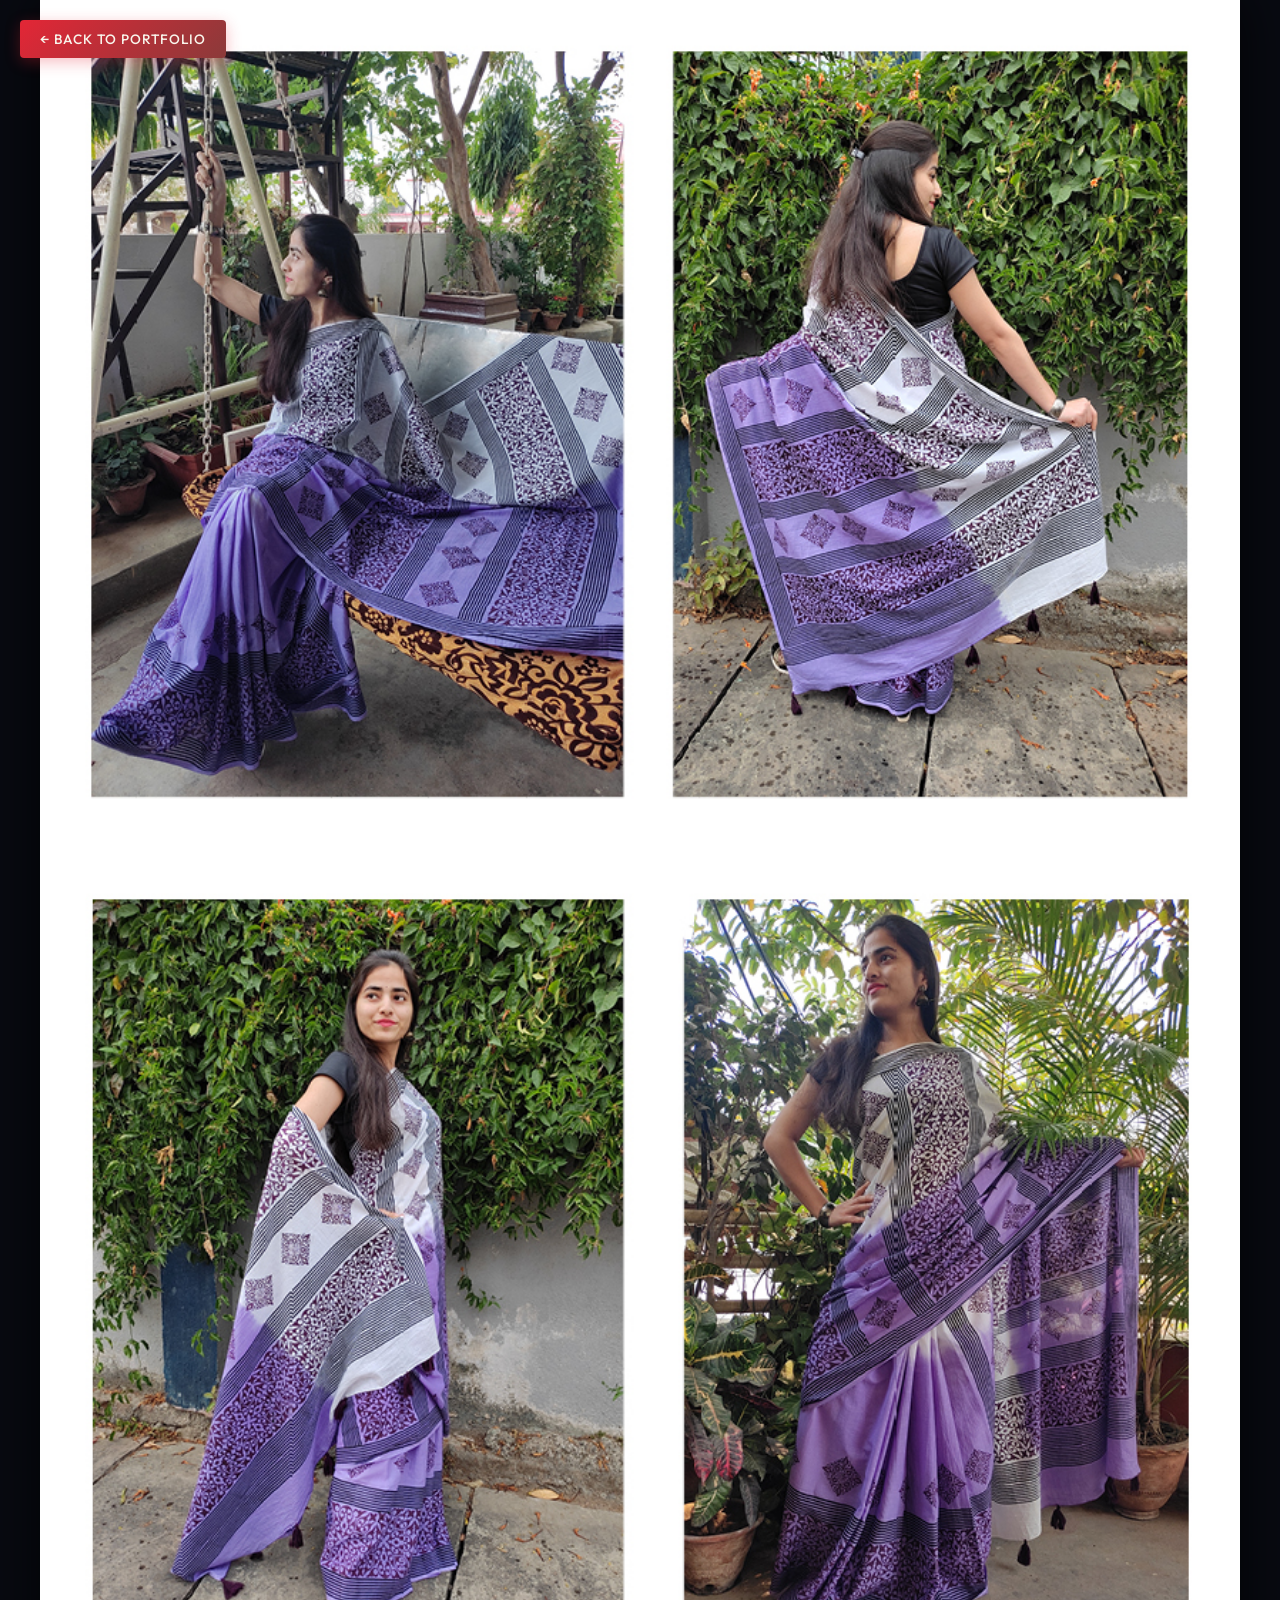
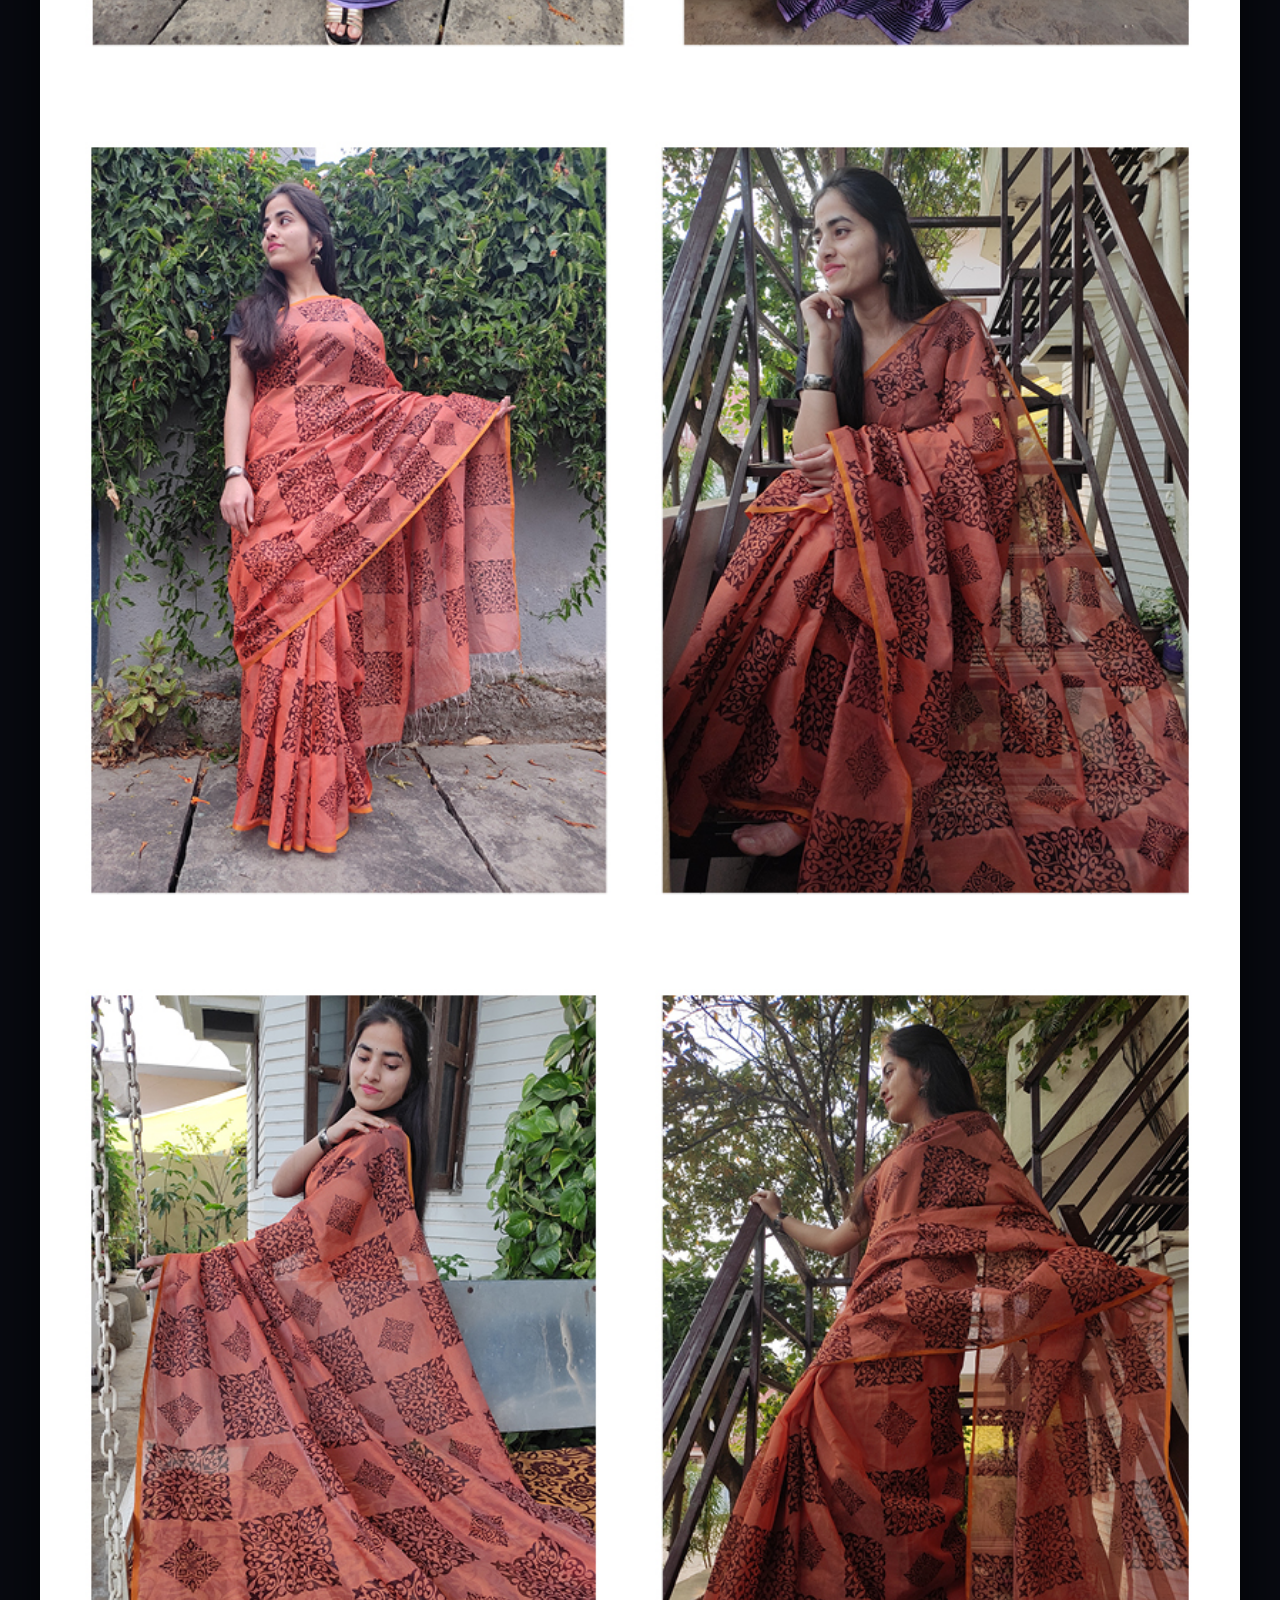
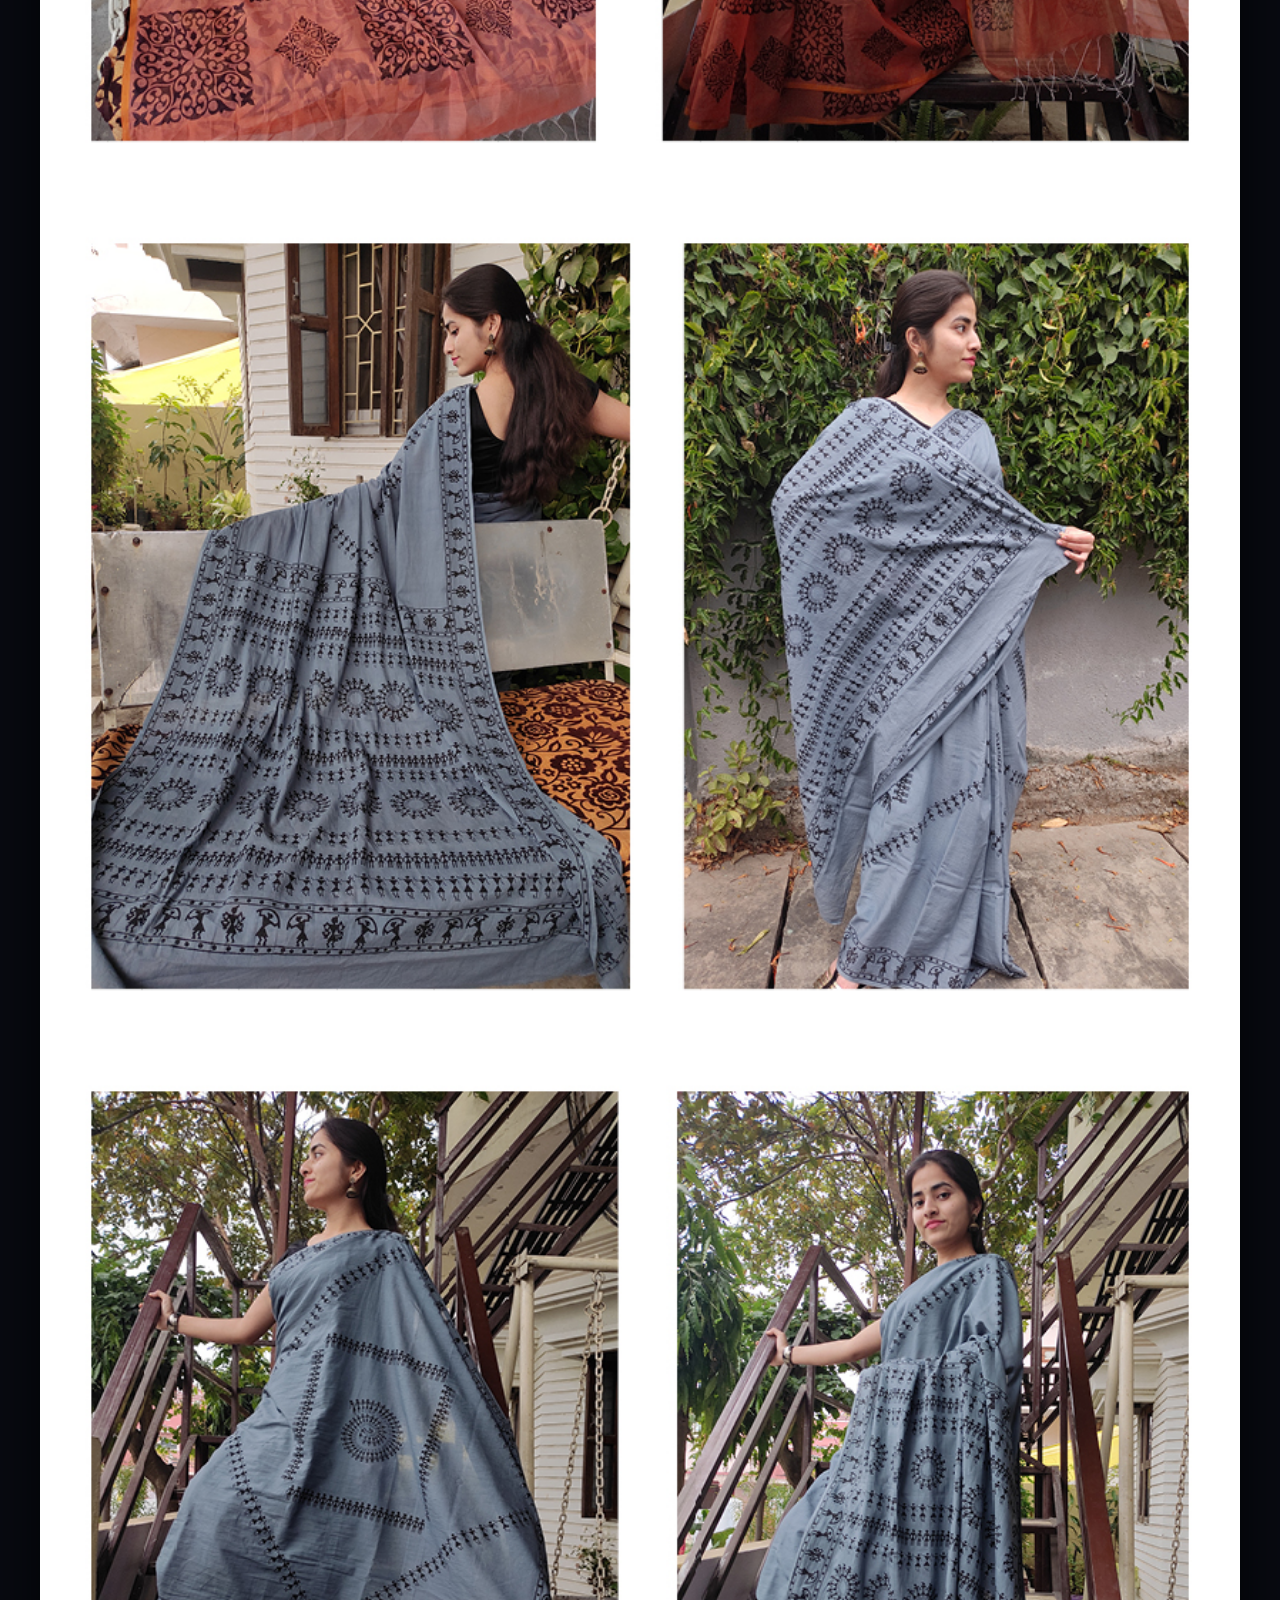
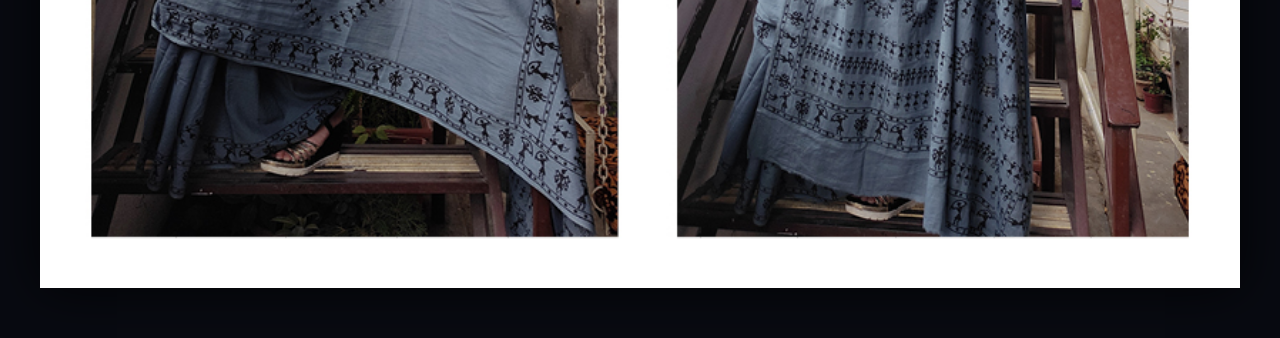
<file: chhipa-lookbook.html>
<!DOCTYPE html>
<html lang="en">
<head>
    <meta charset="UTF-8">
    <meta name="viewport" content="width=device-width, initial-scale=1.0">
    <title>Chhipa Meri Pehchan (Lookbook) - Shubhangi Tawar</title>
    <link href="https://fonts.googleapis.com/css2?family=Outfit:wght@300;400;500&display=swap" rel="stylesheet">
    <style>
        body {
            margin: 0;
            padding: 0;
            background-color: #080A11;
            display: flex;
            flex-direction: column;
            align-items: center;
        }
        .pdf-container {
            width: 100%;
            max-width: 1200px;
            display: flex;
            flex-direction: column;
            box-shadow: 0 0 50px rgba(0,0,0,0.8);
            background-color: #0A0D18;
            margin-bottom: 50px;
        }
        .pdf-page {
            width: 100%;
            height: auto;
            display: block;
        }
        .back-btn {
            position: fixed;
            top: 20px;
            left: 20px;
            background: linear-gradient(135deg, #E32636 0%, #8B3A3A 100%);
            color: #F9F6ED;
            padding: 10px 20px;
            text-decoration: none;
            font-family: 'Outfit', sans-serif;
            border-radius: 4px;
            z-index: 1000;
            transition: transform 0.3s, box-shadow 0.3s;
            text-transform: uppercase;
            font-size: 0.85rem;
            letter-spacing: 1px;
            font-weight: 500;
            box-shadow: 0 4px 15px rgba(227, 38, 54, 0.3);
        }
        .back-btn:hover {
            transform: translateY(-2px);
            box-shadow: 0 6px 20px rgba(227, 38, 54, 0.5);
        }
    </style>
</head>
<body>
    <a href="index.html#collections" class="back-btn">← Back to Portfolio</a>
    <div class="pdf-container">
        <!-- Organized in numerical order -->
        <img src="hand block printed saree look book.jpg" class="pdf-page" alt="Lookbook Page 1">
        <img src="hand block printed saree look book2.jpg" class="pdf-page" alt="Lookbook Page 2">
        <img src="hand block printed saree look book3.jpg" class="pdf-page" alt="Lookbook Page 3">
        <img src="hand block printed saree look book4.jpg" class="pdf-page" alt="Lookbook Page 4">
        <img src="hand block printed saree look book5.jpg" class="pdf-page" alt="Lookbook Page 5">
        <img src="hand block printed saree look book6.jpg" class="pdf-page" alt="Lookbook Page 6">
    </div>
</body>
</html>
</file>
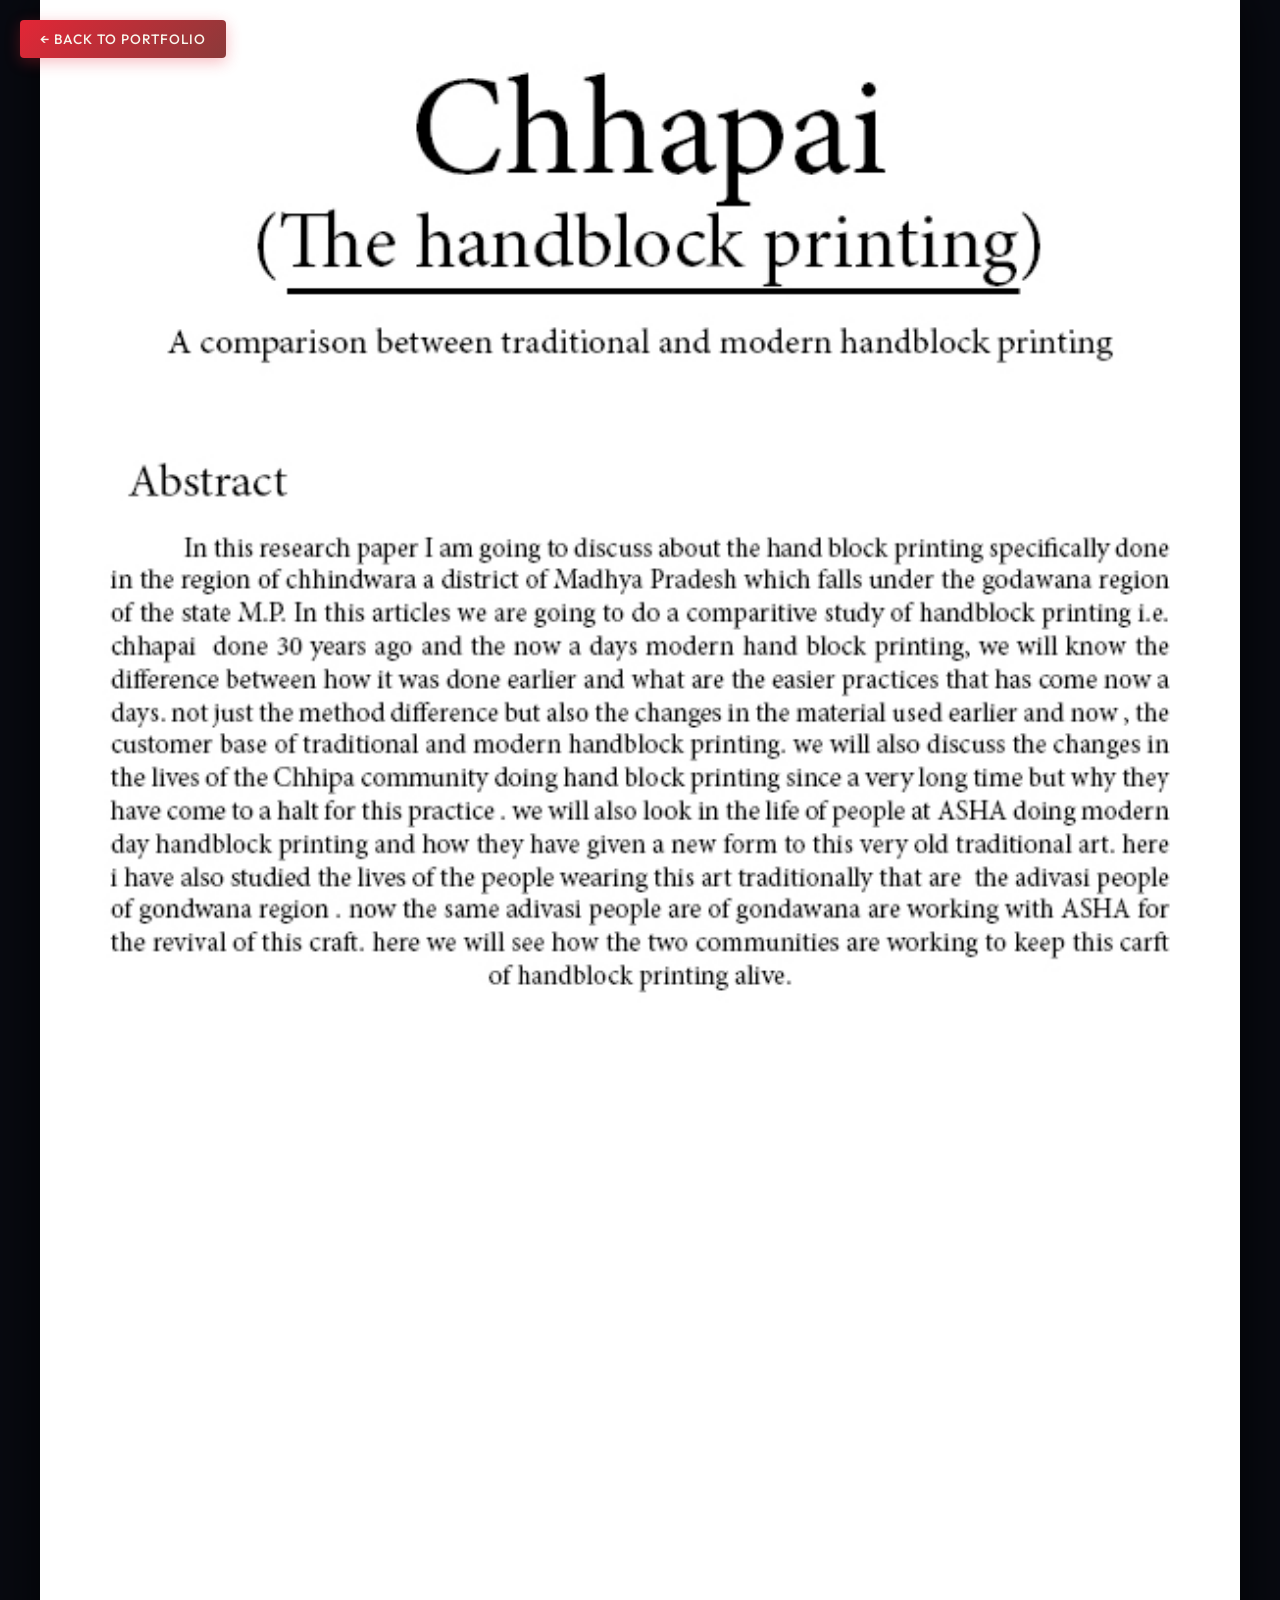
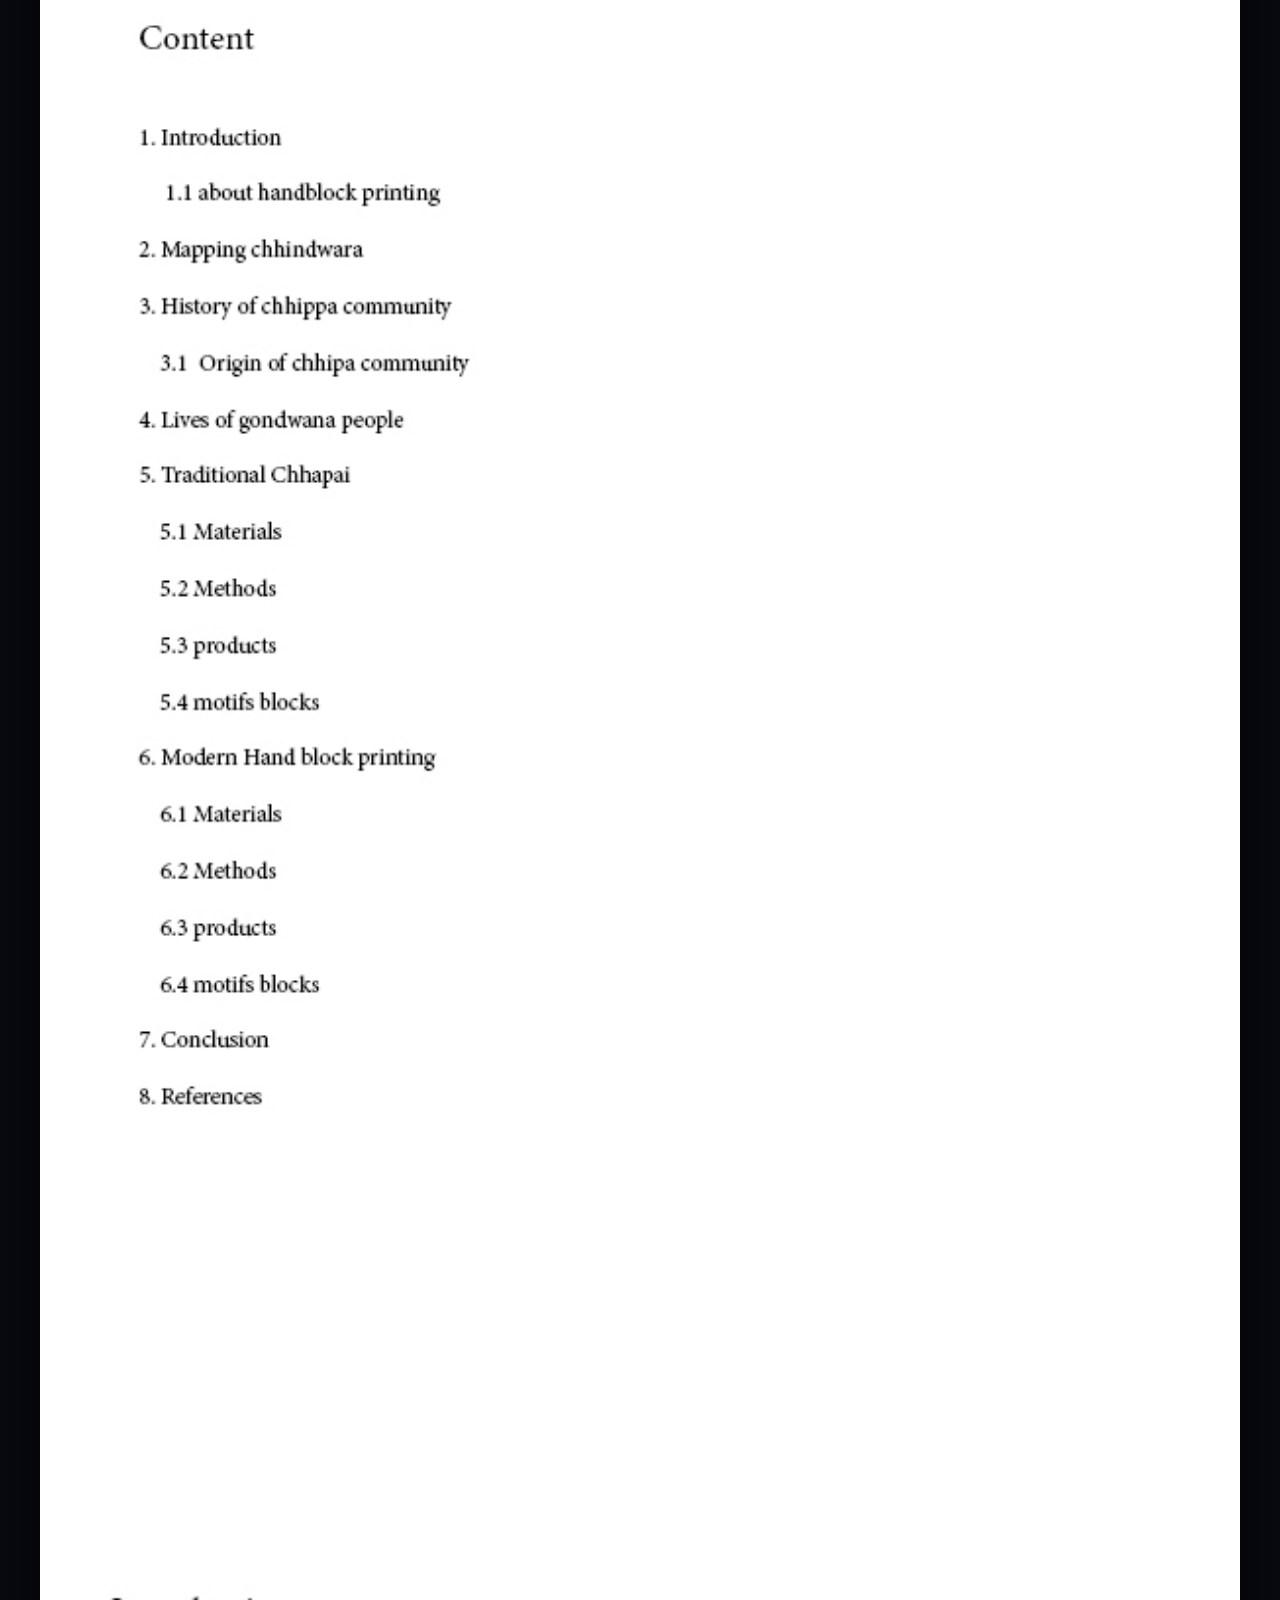
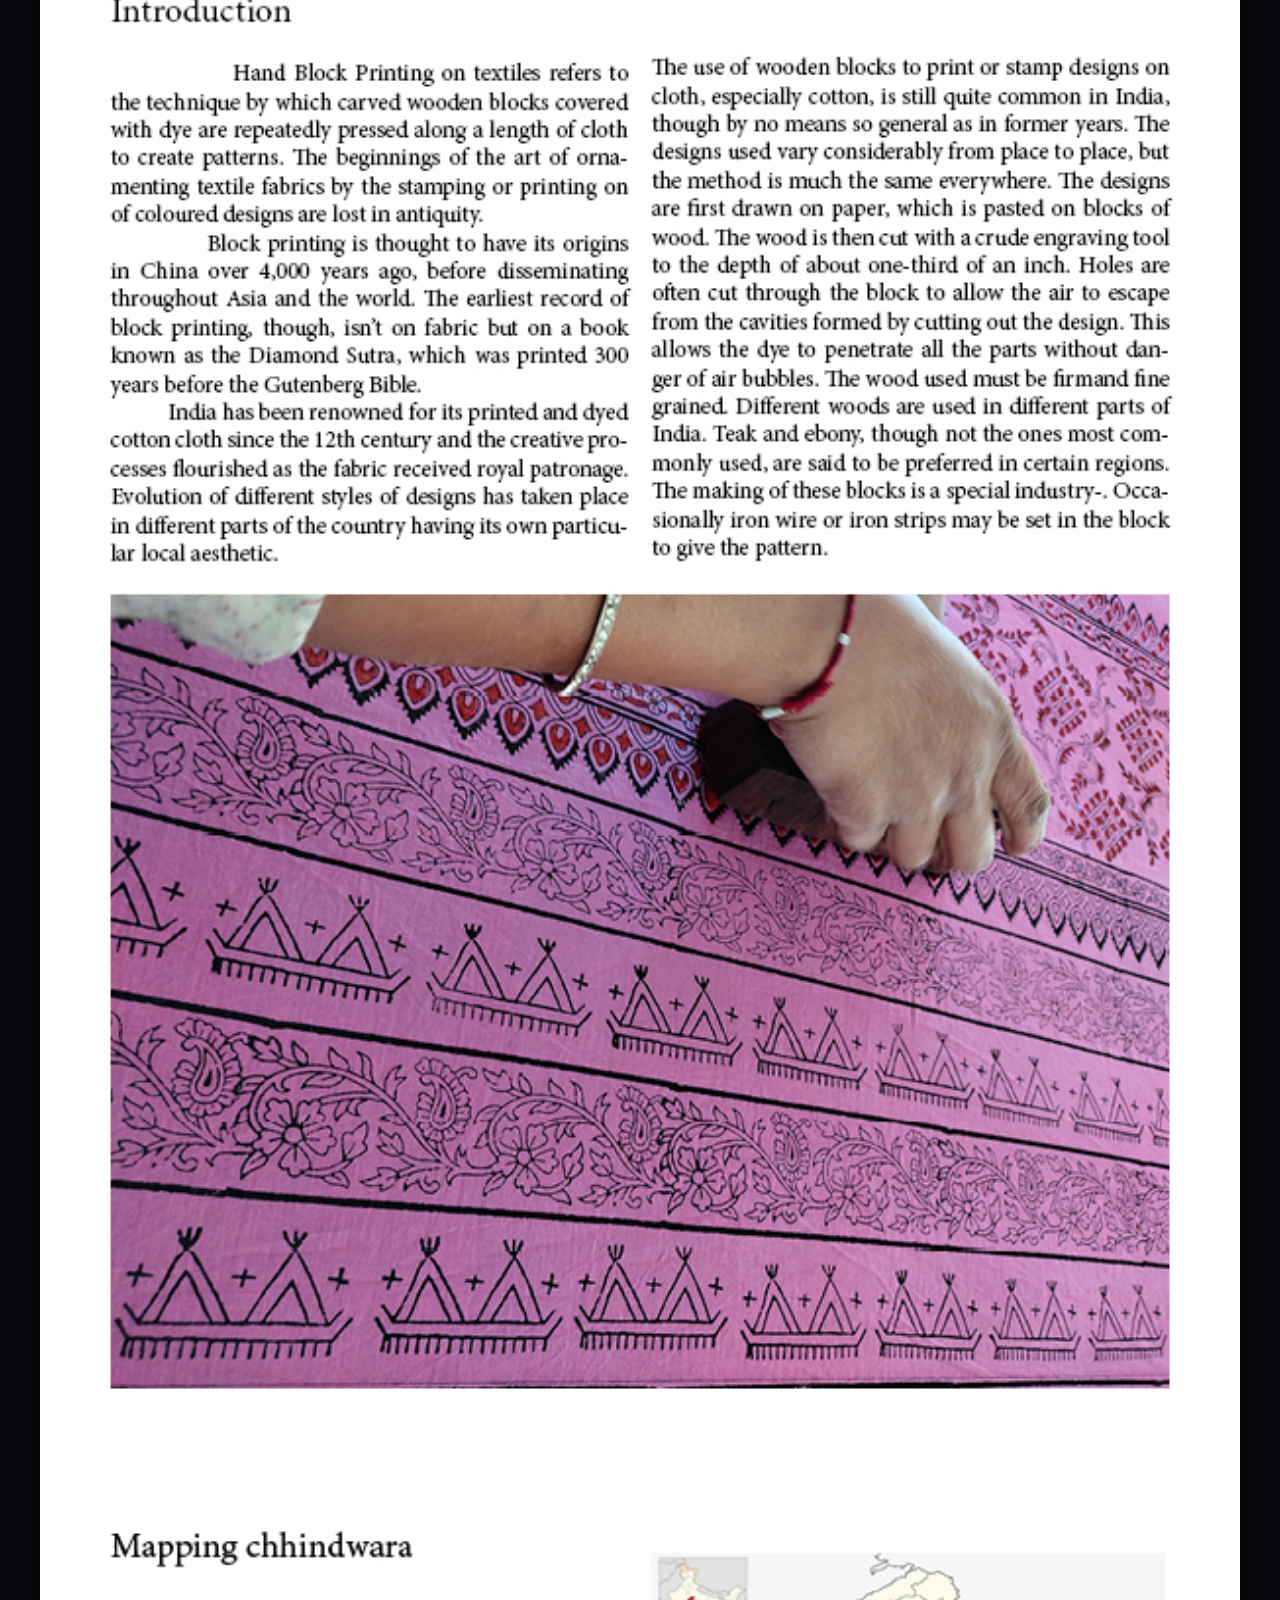
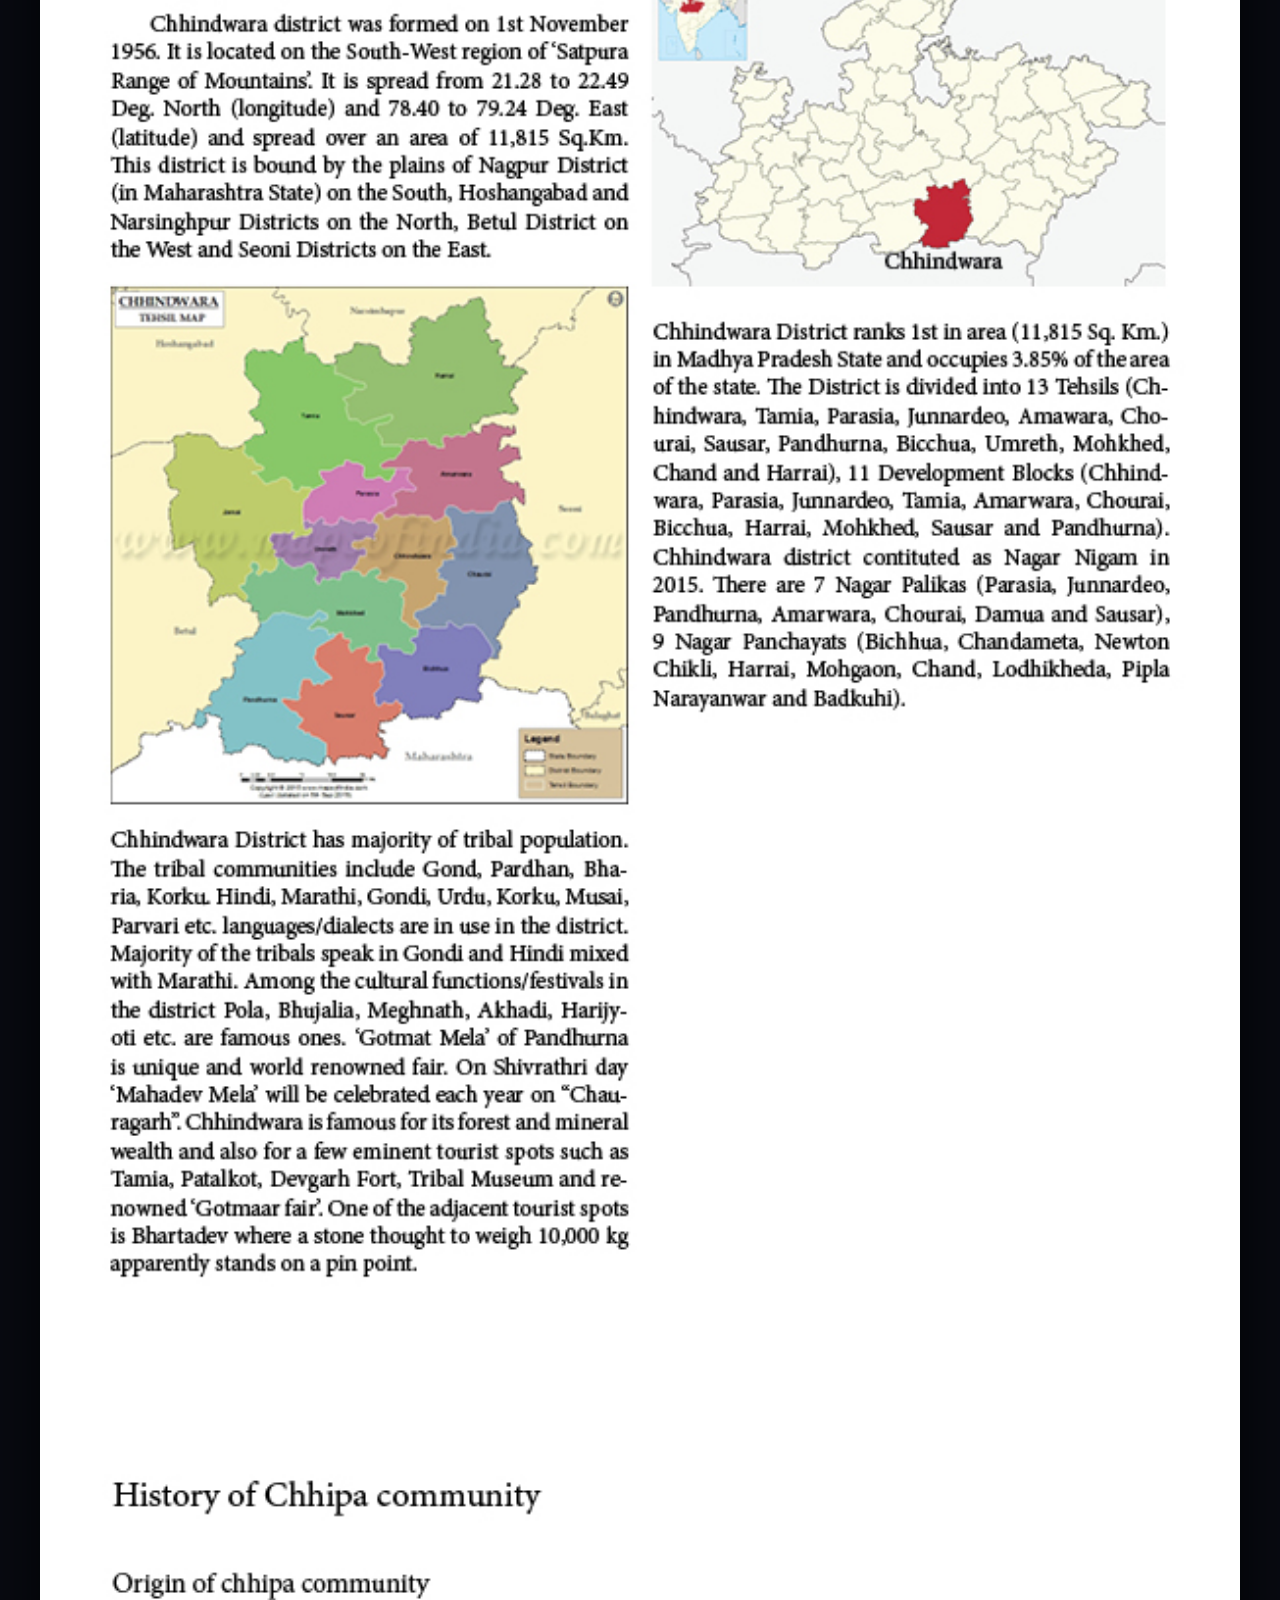
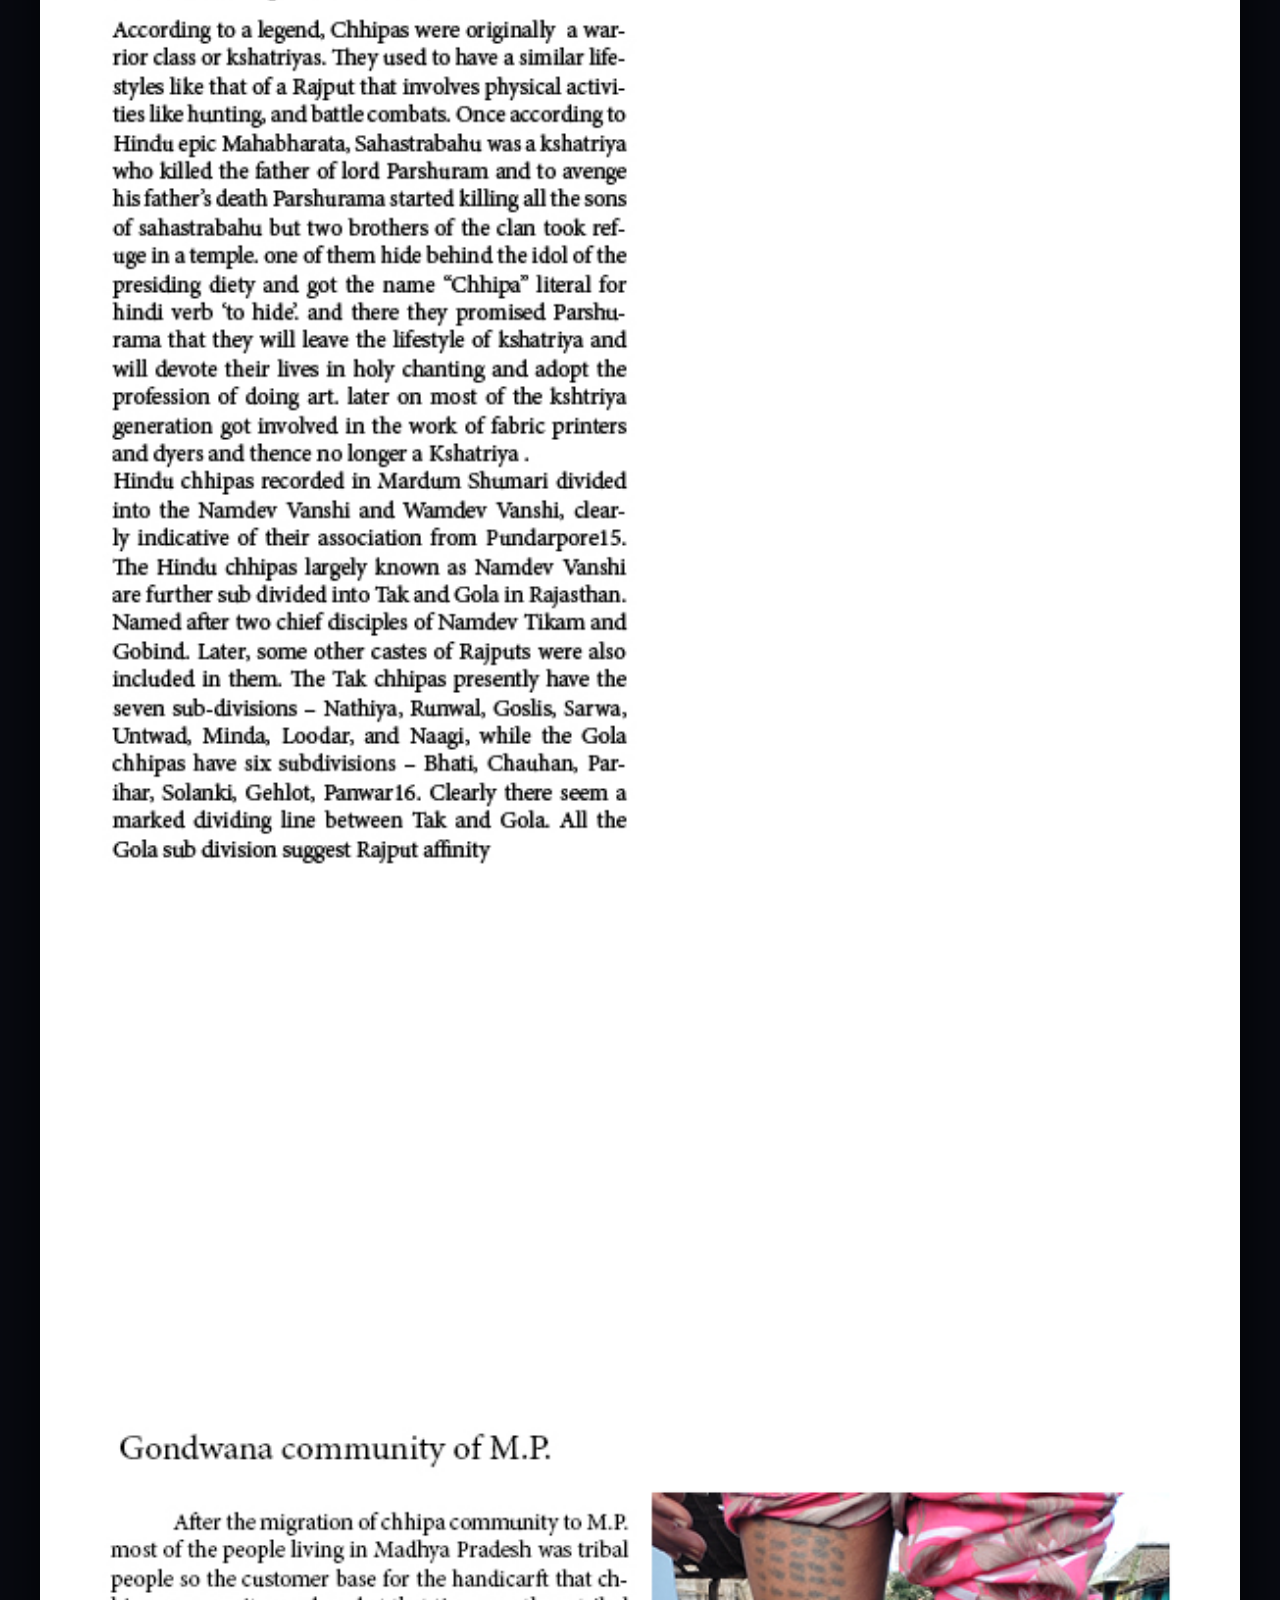
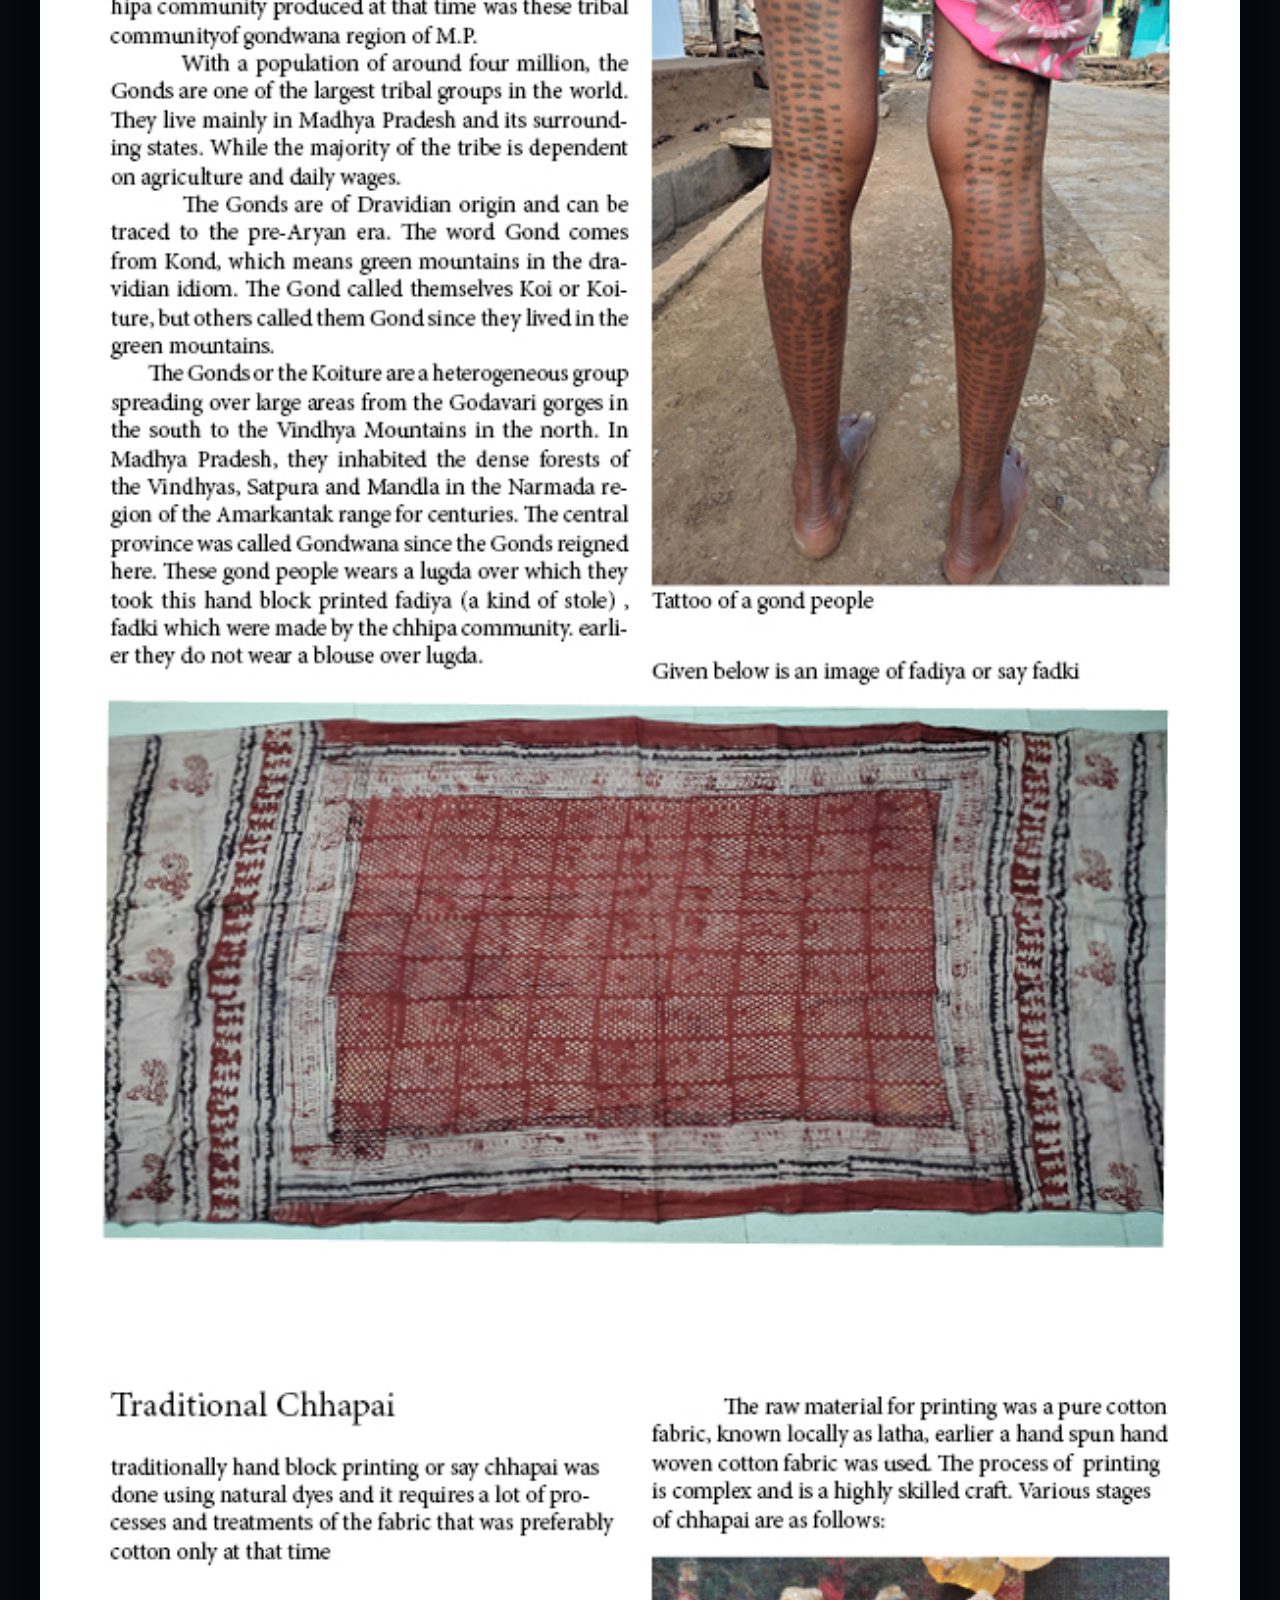
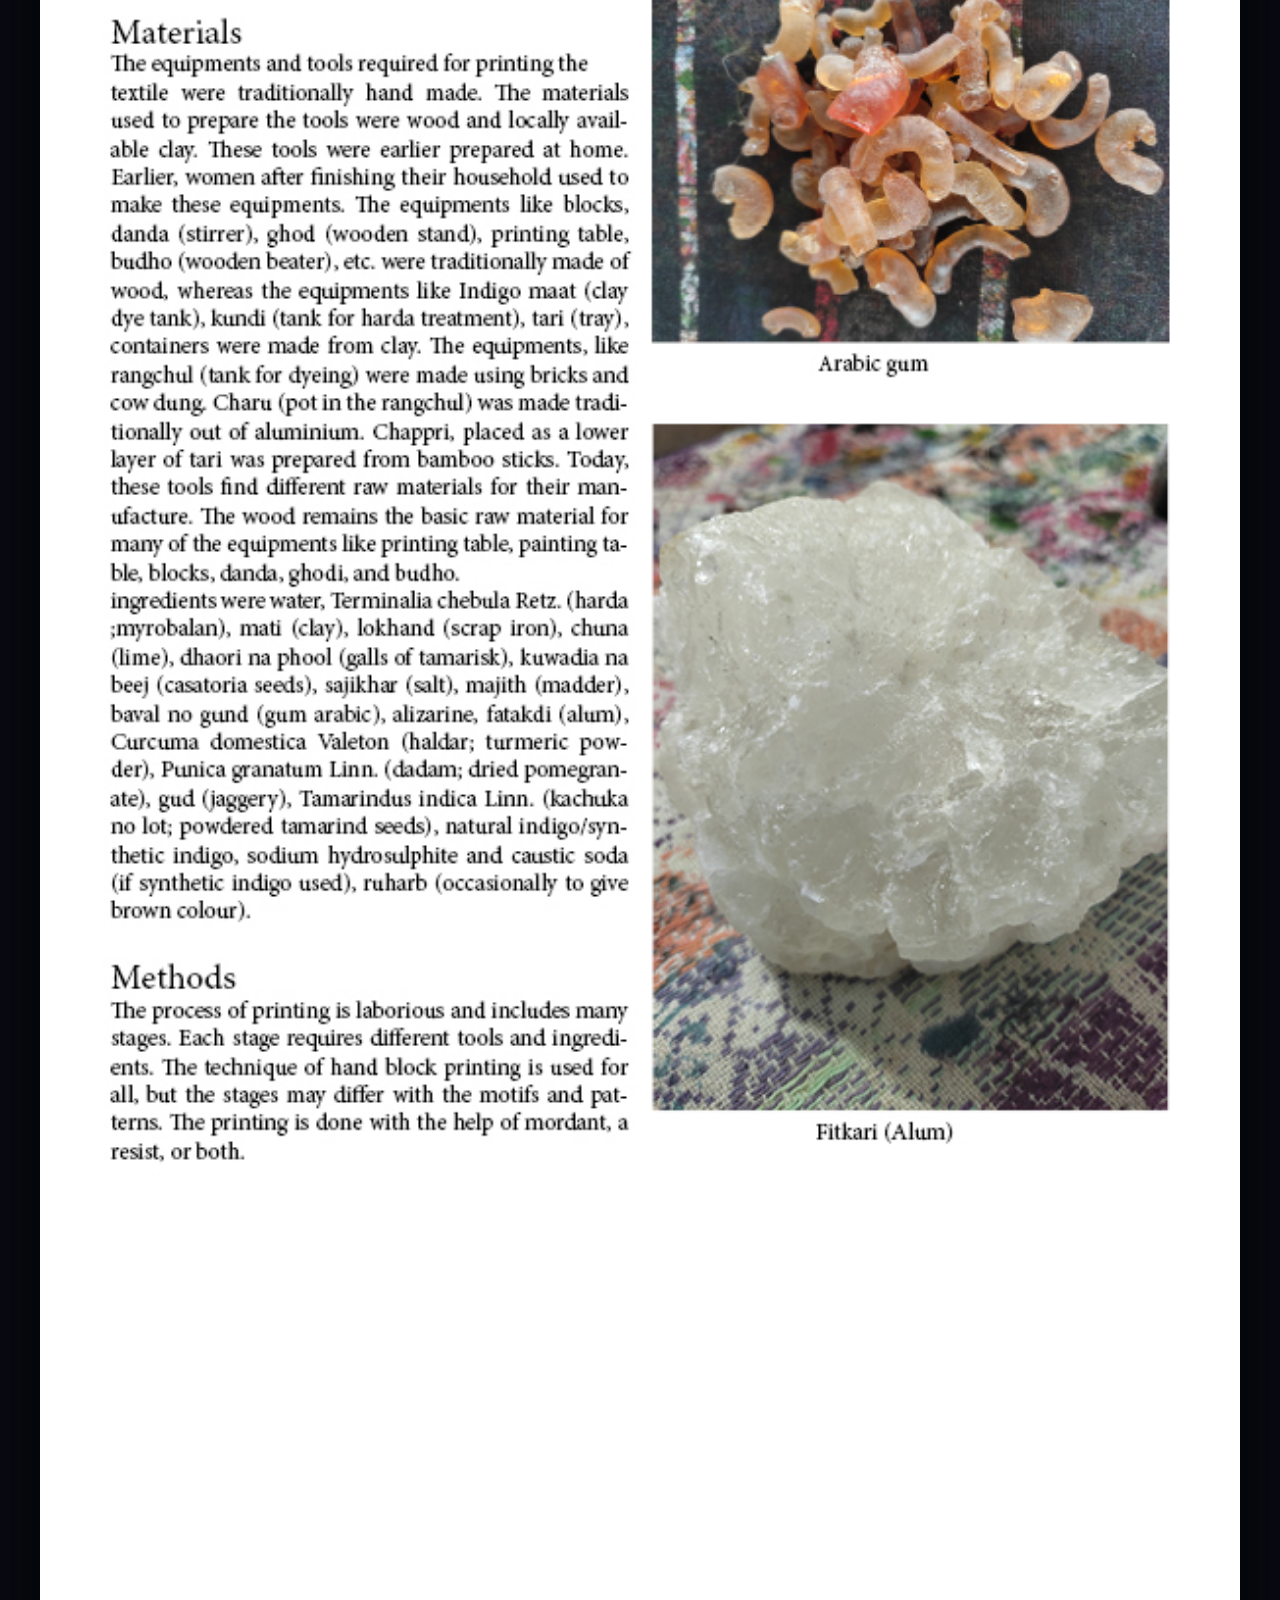
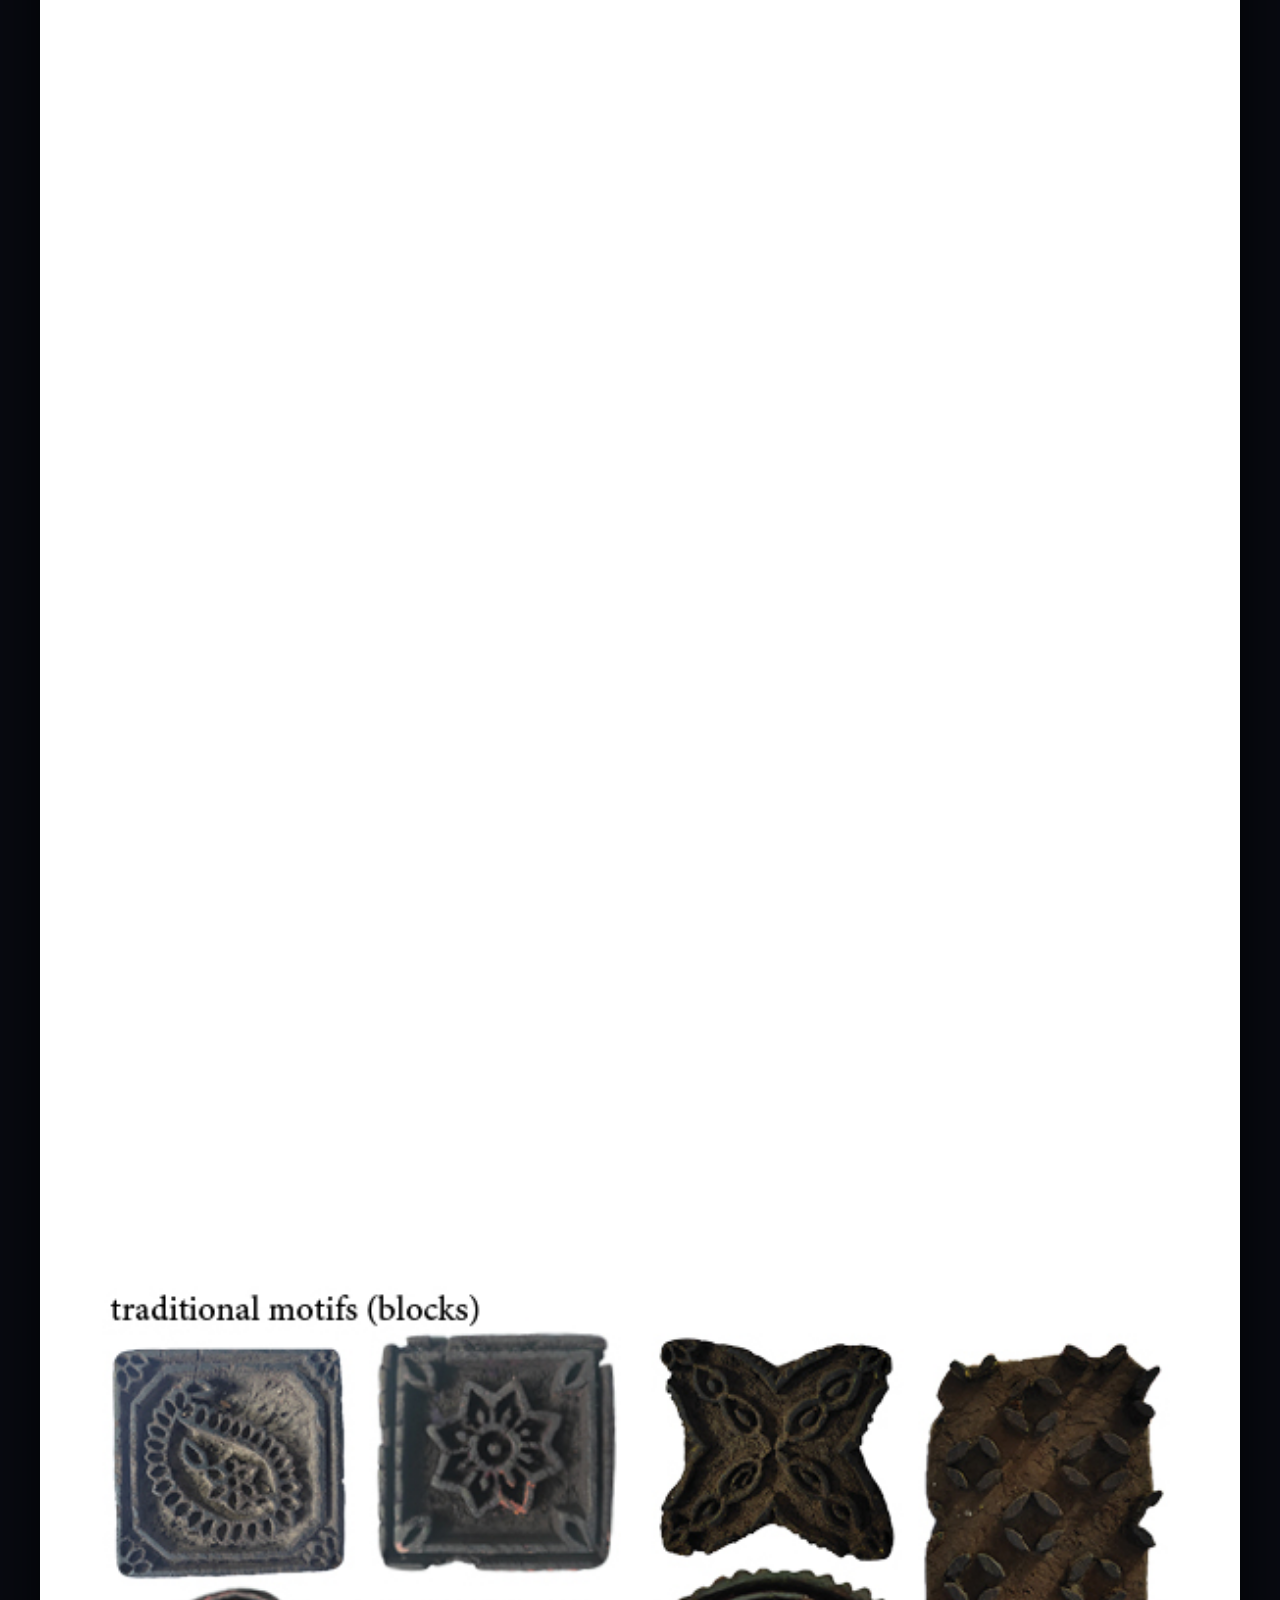
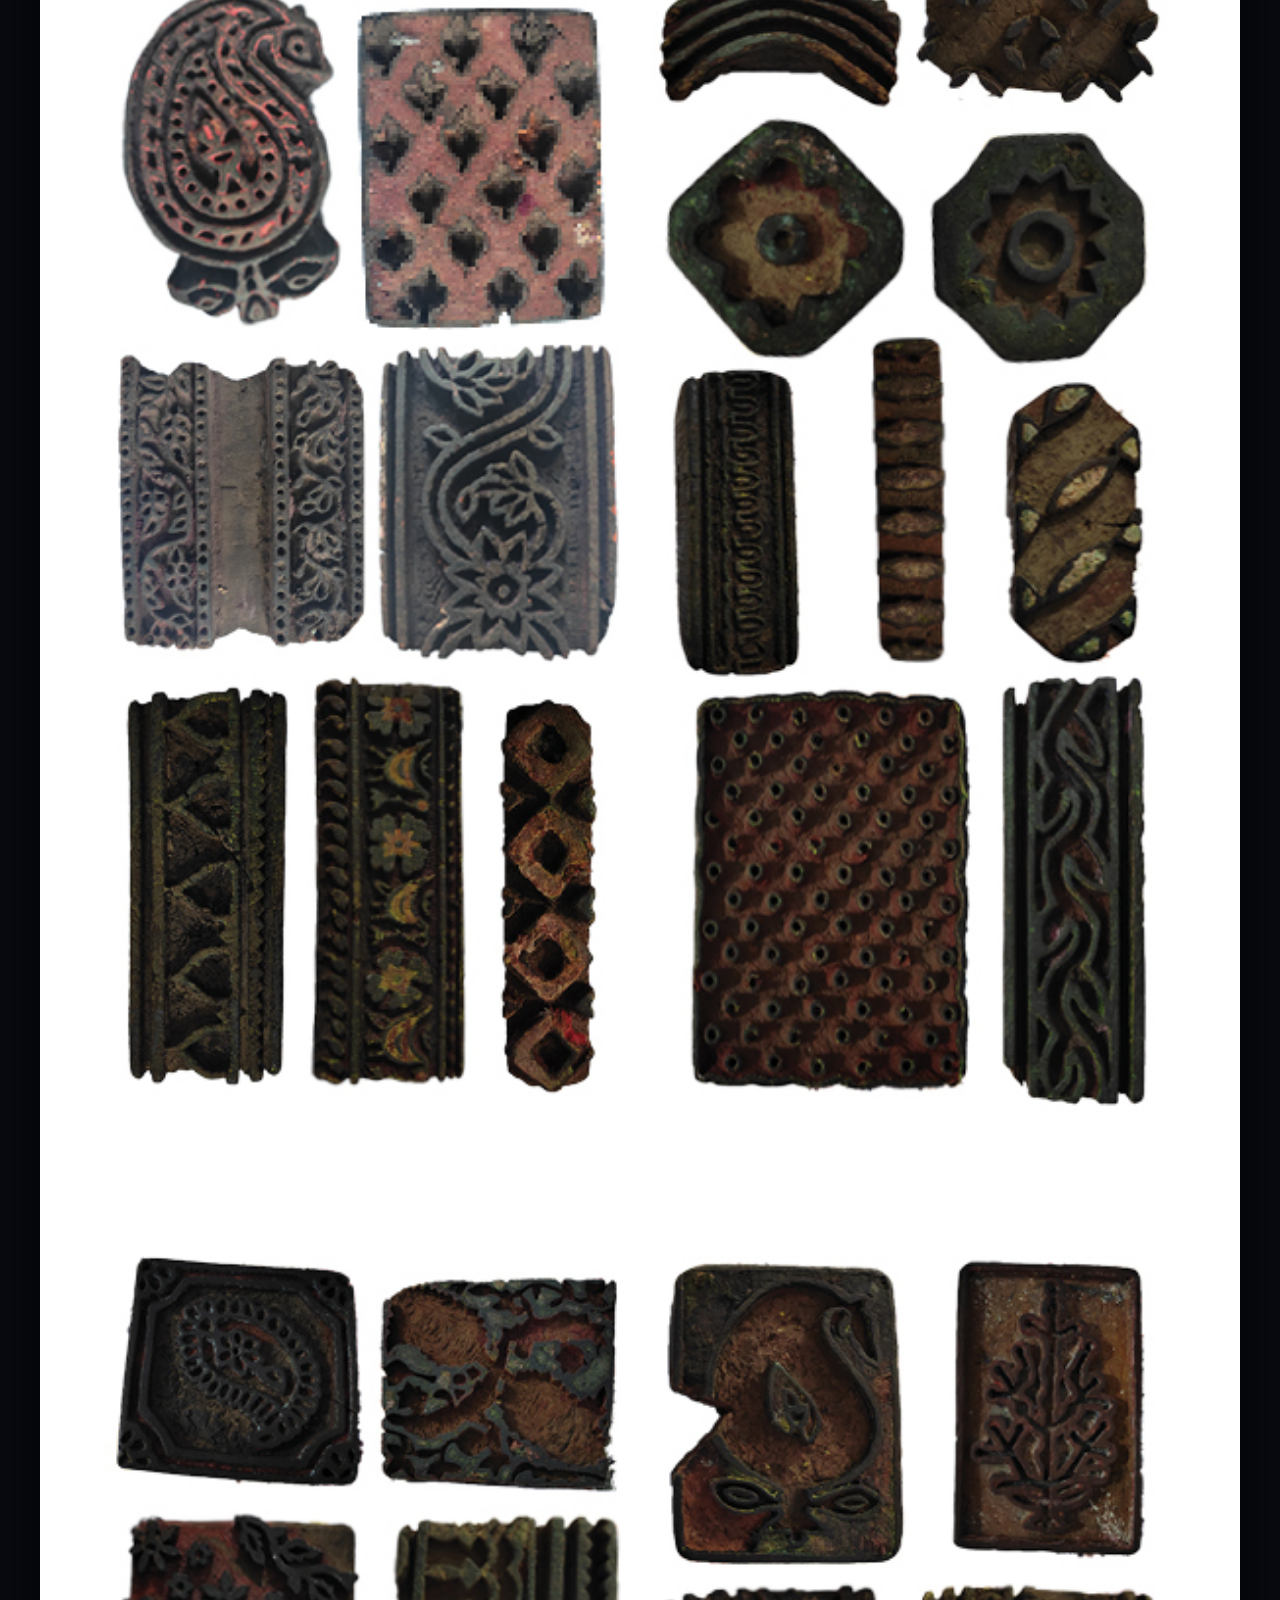
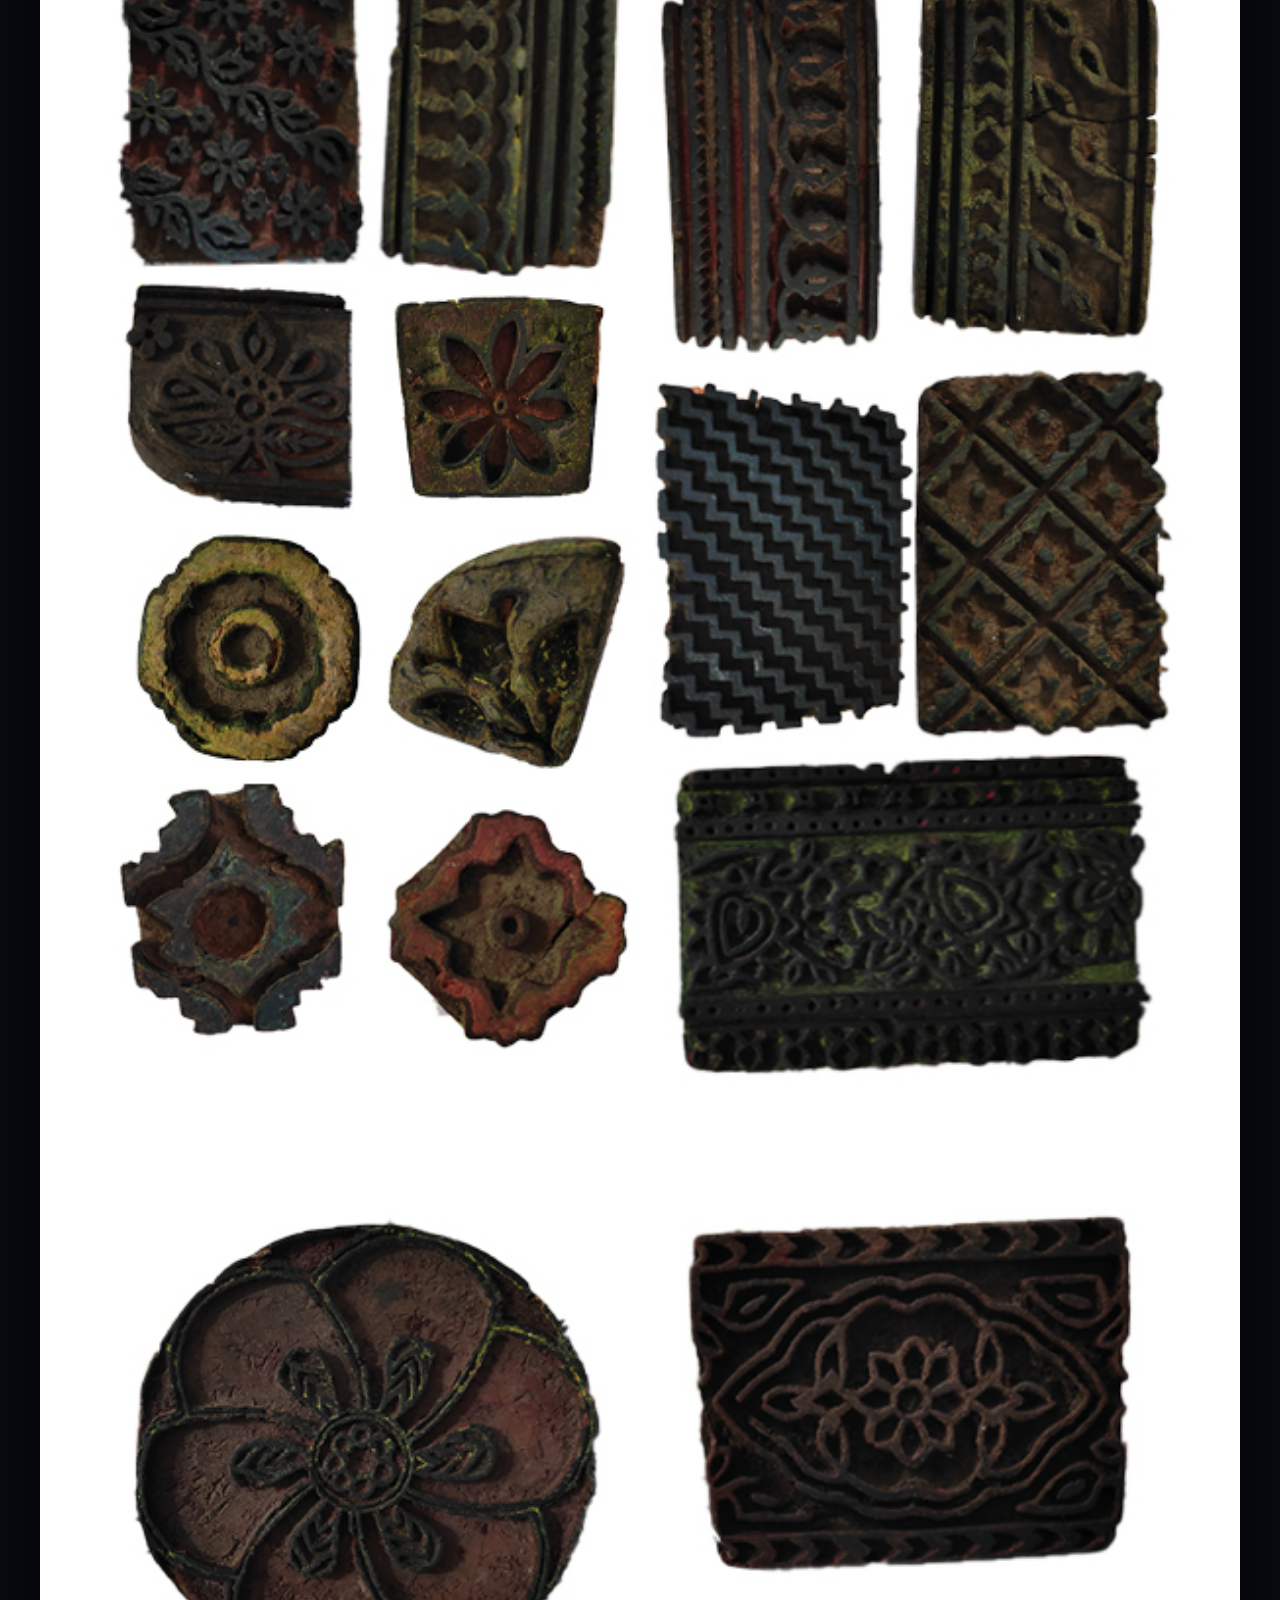
<file: chhipa-research.html>
<!DOCTYPE html>
<html lang="en">
<head>
    <meta charset="UTF-8">
    <meta name="viewport" content="width=device-width, initial-scale=1.0">
    <title>Chhipa Meri Pehchan (Research Paper) - Shubhangi Tawar</title>
    <link href="https://fonts.googleapis.com/css2?family=Outfit:wght@300;400;500&display=swap" rel="stylesheet">
    <style>
        body {
            margin: 0;
            padding: 0;
            background-color: #080A11;
            display: flex;
            flex-direction: column;
            align-items: center;
        }
        .pdf-container {
            width: 100%;
            max-width: 1200px;
            display: flex;
            flex-direction: column;
            box-shadow: 0 0 50px rgba(0,0,0,0.8);
            background-color: #0A0D18;
            margin-bottom: 50px;
        }
        .pdf-page {
            width: 100%;
            height: auto;
            display: block;
        }
        .back-btn {
            position: fixed;
            top: 20px;
            left: 20px;
            background: linear-gradient(135deg, #E32636 0%, #8B3A3A 100%);
            color: #F9F6ED;
            padding: 10px 20px;
            text-decoration: none;
            font-family: 'Outfit', sans-serif;
            border-radius: 4px;
            z-index: 1000;
            transition: transform 0.3s, box-shadow 0.3s;
            text-transform: uppercase;
            font-size: 0.85rem;
            letter-spacing: 1px;
            font-weight: 500;
            box-shadow: 0 4px 15px rgba(227, 38, 54, 0.3);
        }
        .back-btn:hover {
            transform: translateY(-2px);
            box-shadow: 0 6px 20px rgba(227, 38, 54, 0.5);
        }
    </style>
</head>
<body>
    <a href="index.html#collections" class="back-btn">← Back to Portfolio</a>
    <div class="pdf-container">
        <!-- Organized in numerical order -->
        <img src="research paper chhapai.jpg" class="pdf-page" alt="Lookbook Page 1">
        <img src="research paper chhapai2.jpg" class="pdf-page" alt="Lookbook Page 2">
        <img src="research paper chhapai3.jpg" class="pdf-page" alt="Lookbook Page 3">
        <img src="research paper chhapai4.jpg" class="pdf-page" alt="Lookbook Page 4">
        <img src="research paper chhapai5.jpg" class="pdf-page" alt="Lookbook Page 5">
        <img src="research paper chhapai6.jpg" class="pdf-page" alt="Lookbook Page 6">
        <img src="research paper chhapai7.jpg" class="pdf-page" alt="Lookbook Page 7">
        <img src="research paper chhapai8.jpg" class="pdf-page" alt="Lookbook Page 8">
        <img src="research paper chhapai9.jpg" class="pdf-page" alt="Lookbook Page 9">
        <img src="research paper chhapai10.jpg" class="pdf-page" alt="Lookbook Page 10">
        <img src="research paper chhapai11.jpg" class="pdf-page" alt="Lookbook Page 11">
    </div>
</body>
</html>
</file>
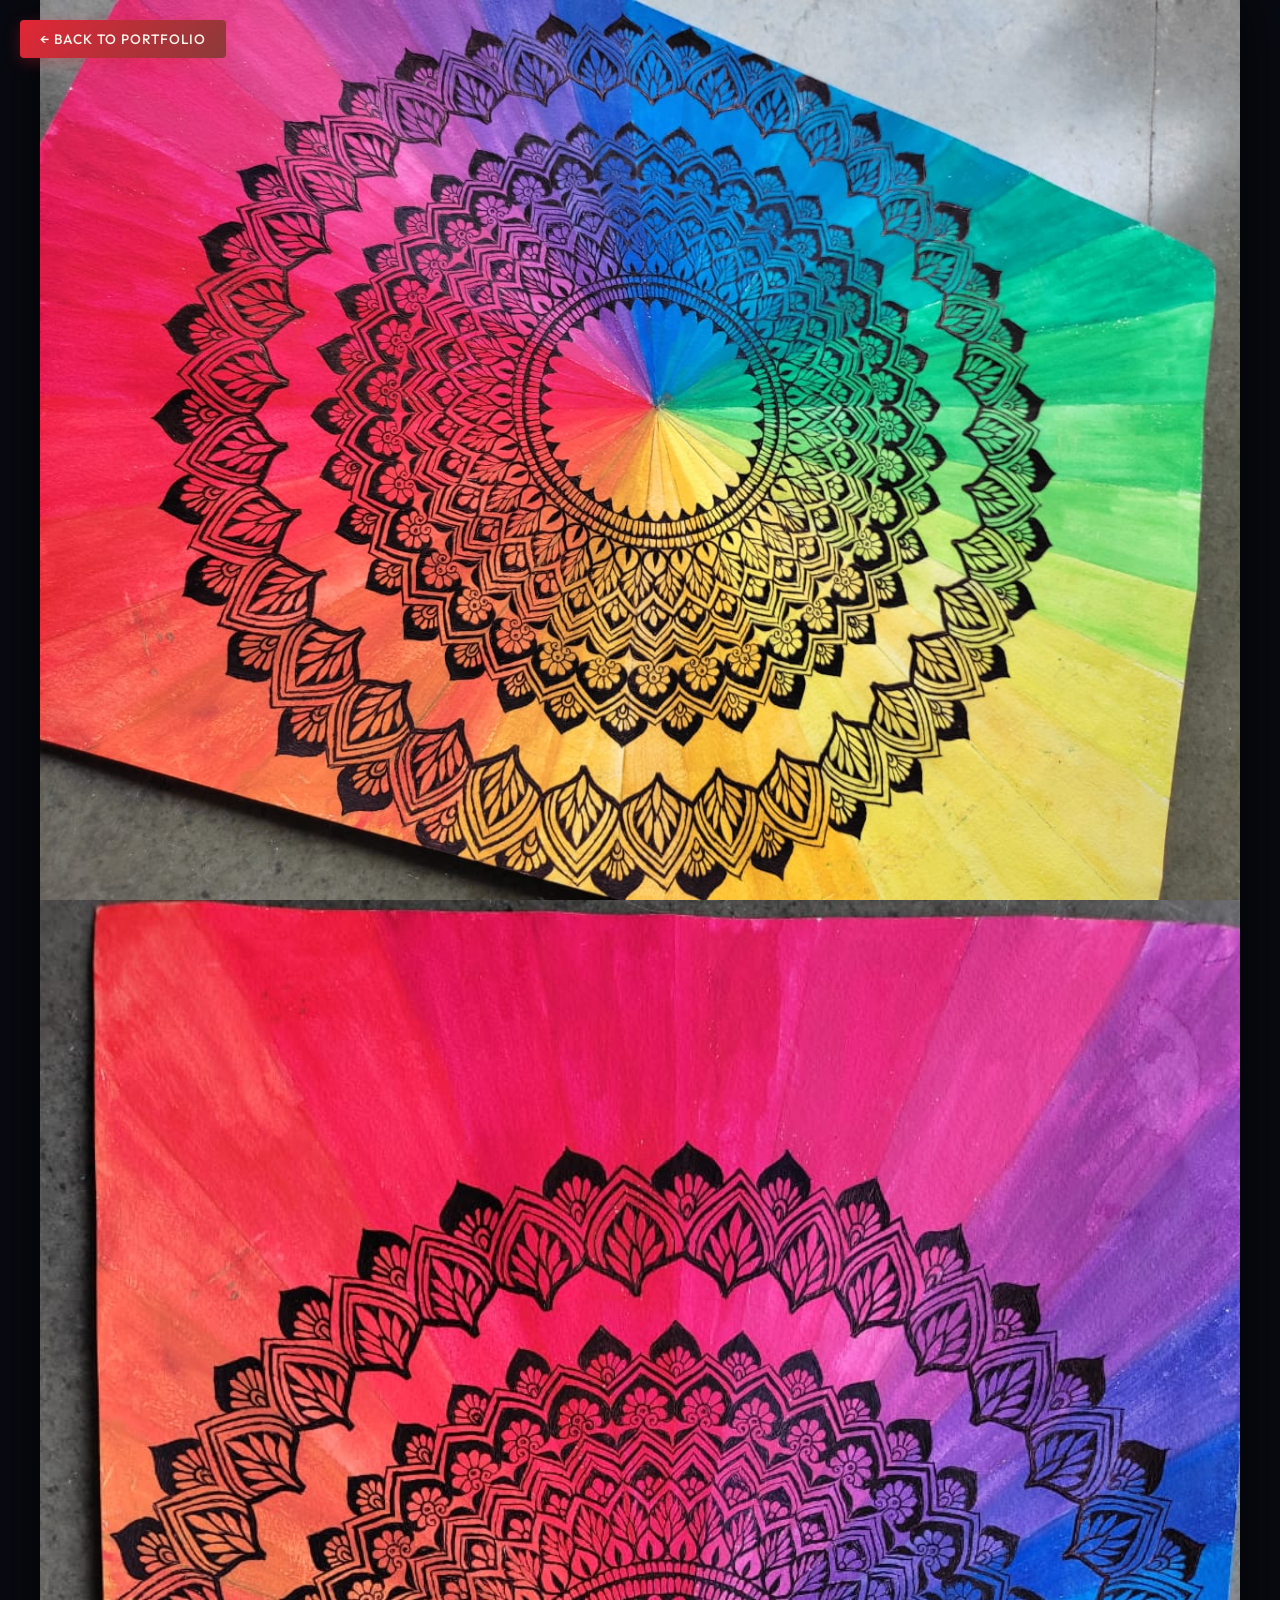
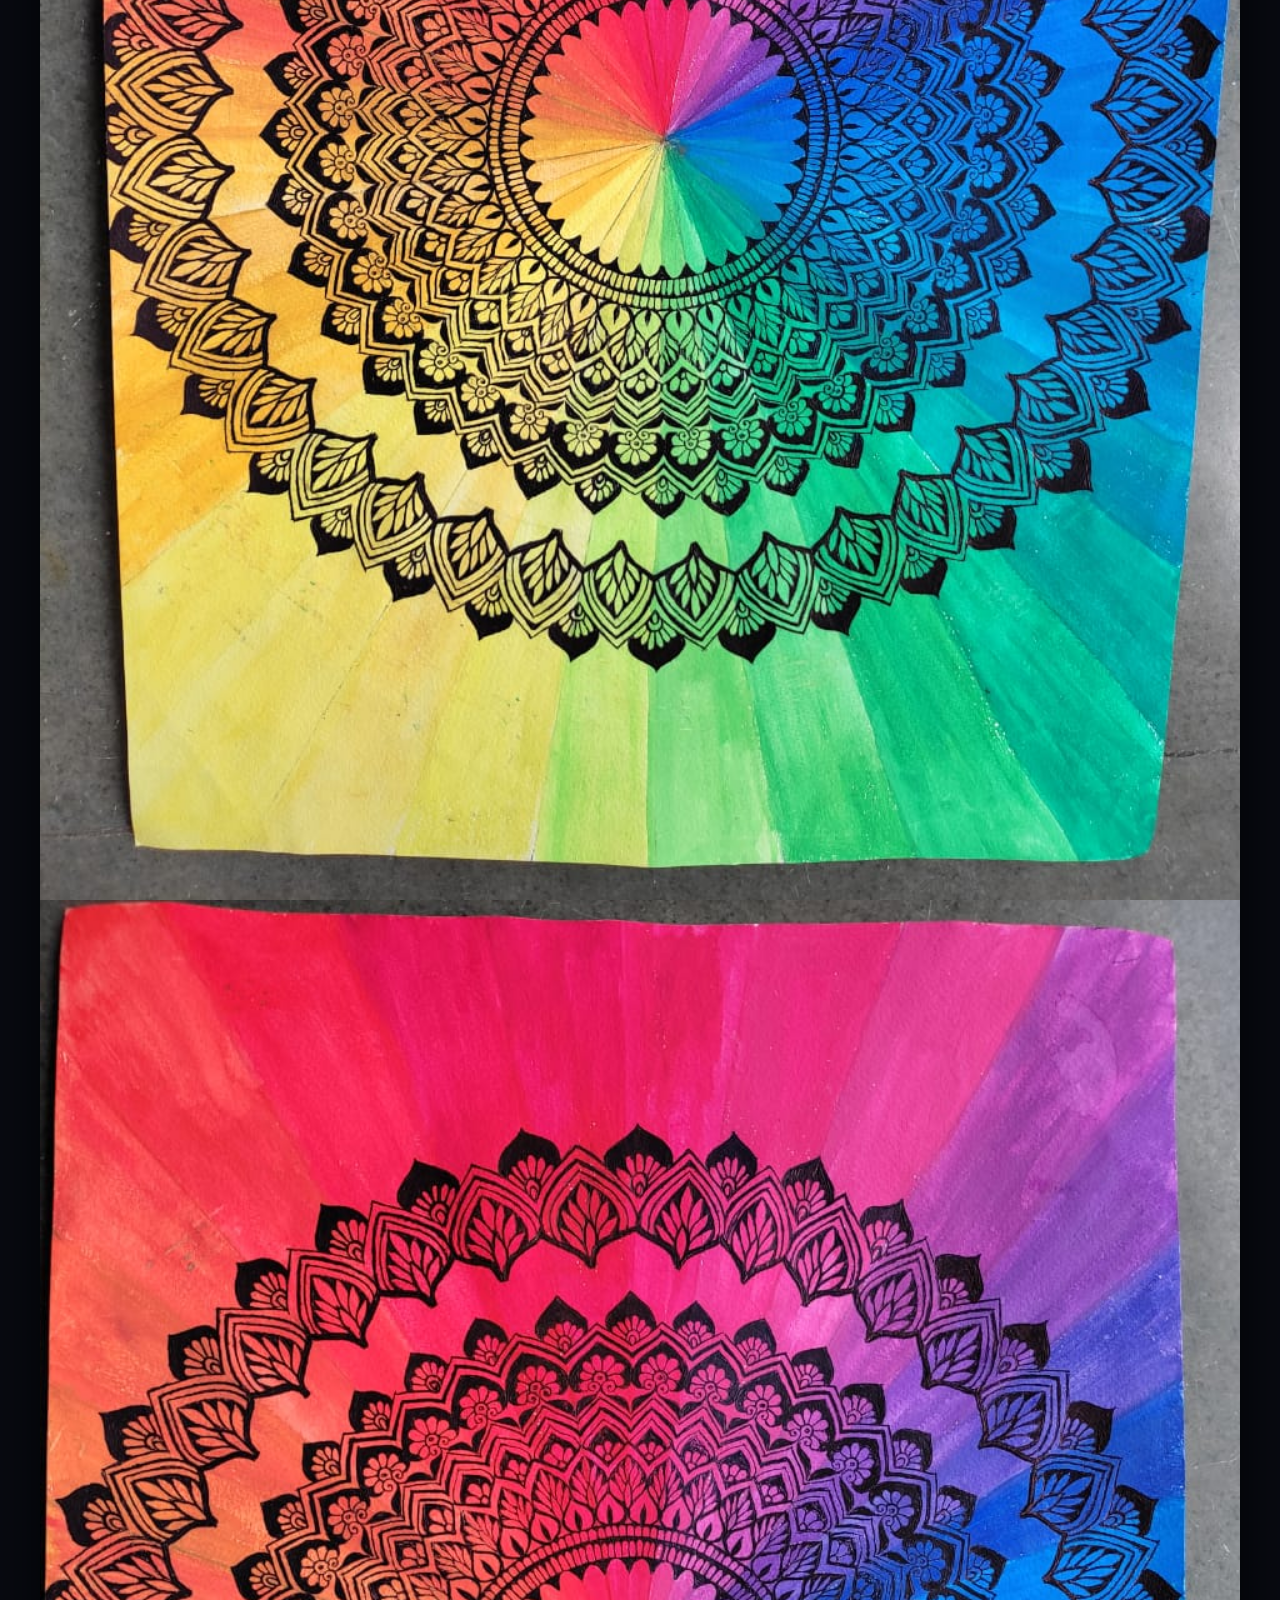
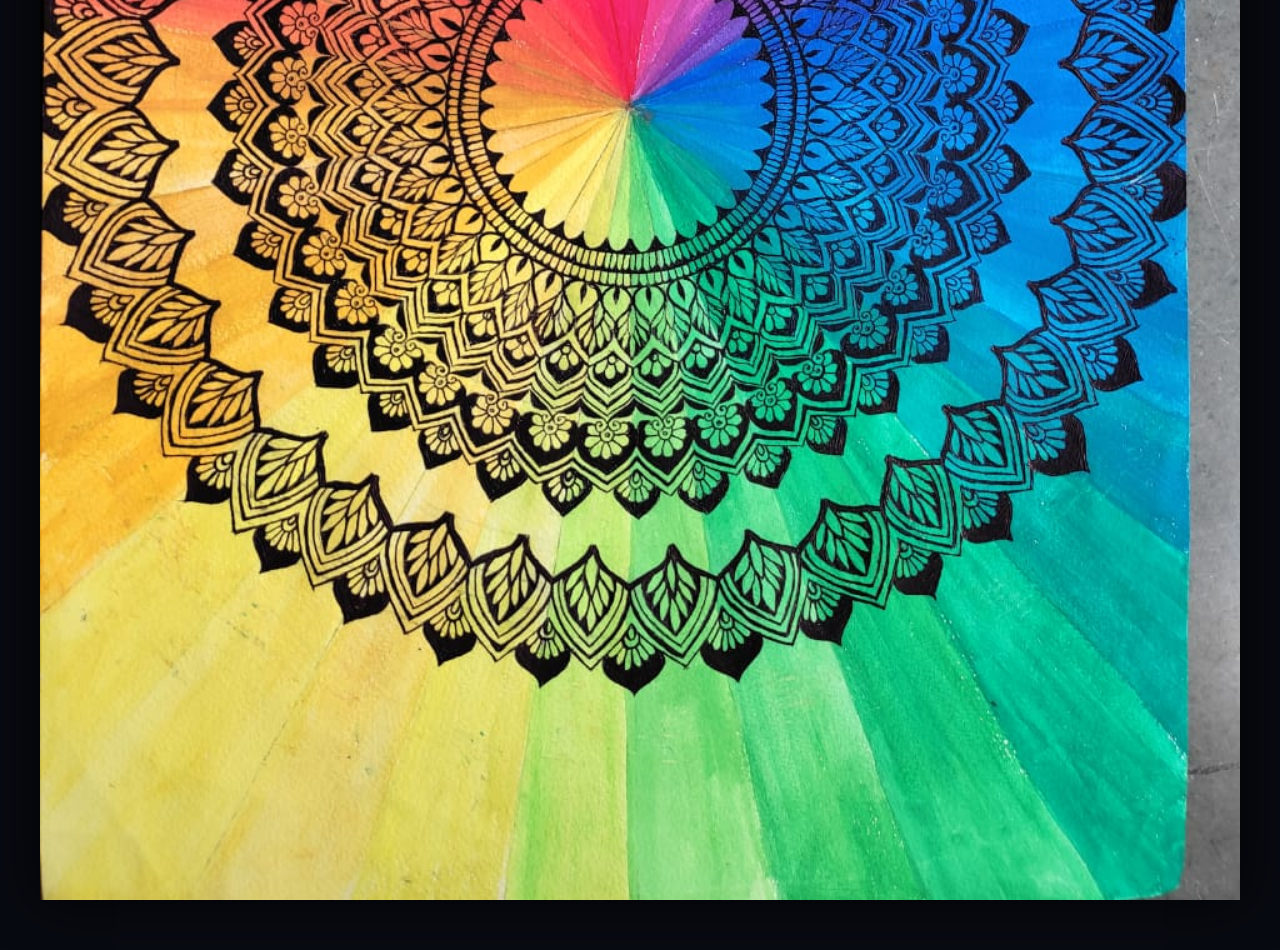
<file: mandala.html>
<!DOCTYPE html>
<html lang="en">
<head>
    <meta charset="UTF-8">
    <meta name="viewport" content="width=device-width, initial-scale=1.0">
    <title>Mandala & Meditation - Shubhangi Tawar</title>
    <link href="https://fonts.googleapis.com/css2?family=Outfit:wght@300;400;500&display=swap" rel="stylesheet">
    <style>
        body {
            margin: 0;
            padding: 0;
            background-color: #080A11;
            display: flex;
            flex-direction: column;
            align-items: center;
        }
        .pdf-container {
            width: 100%;
            max-width: 1200px;
            display: flex;
            flex-direction: column;
            box-shadow: 0 0 50px rgba(0,0,0,0.8);
            background-color: #0A0D18;
            margin-bottom: 50px;
        }
        .pdf-page {
            width: 100%;
            height: auto;
            display: block;
        }
        .back-btn {
            position: fixed;
            top: 20px;
            left: 20px;
            background: linear-gradient(135deg, #E32636 0%, #8B3A3A 100%);
            color: #F9F6ED;
            padding: 10px 20px;
            text-decoration: none;
            font-family: 'Outfit', sans-serif;
            border-radius: 4px;
            z-index: 1000;
            transition: transform 0.3s, box-shadow 0.3s;
            text-transform: uppercase;
            font-size: 0.85rem;
            letter-spacing: 1px;
            font-weight: 500;
            box-shadow: 0 4px 15px rgba(227, 38, 54, 0.3);
        }
        .back-btn:hover {
            transform: translateY(-2px);
            box-shadow: 0 6px 20px rgba(227, 38, 54, 0.5);
        }
    </style>
</head>
<body>
    <a href="index.html#collections" class="back-btn">← Back to Portfolio</a>
    <div class="pdf-container">
        <img src="IMG-20210906-WA0001.jpg" class="pdf-page" alt="Mandala and Meditation 1">
        <img src="IMG-20210906-WA0003.jpg" class="pdf-page" alt="Mandala and Meditation 2">
        <img src="IMG-20210906-WA0004.jpg" class="pdf-page" alt="Mandala and Meditation 3">
    </div>
</body>
</html>
</file>
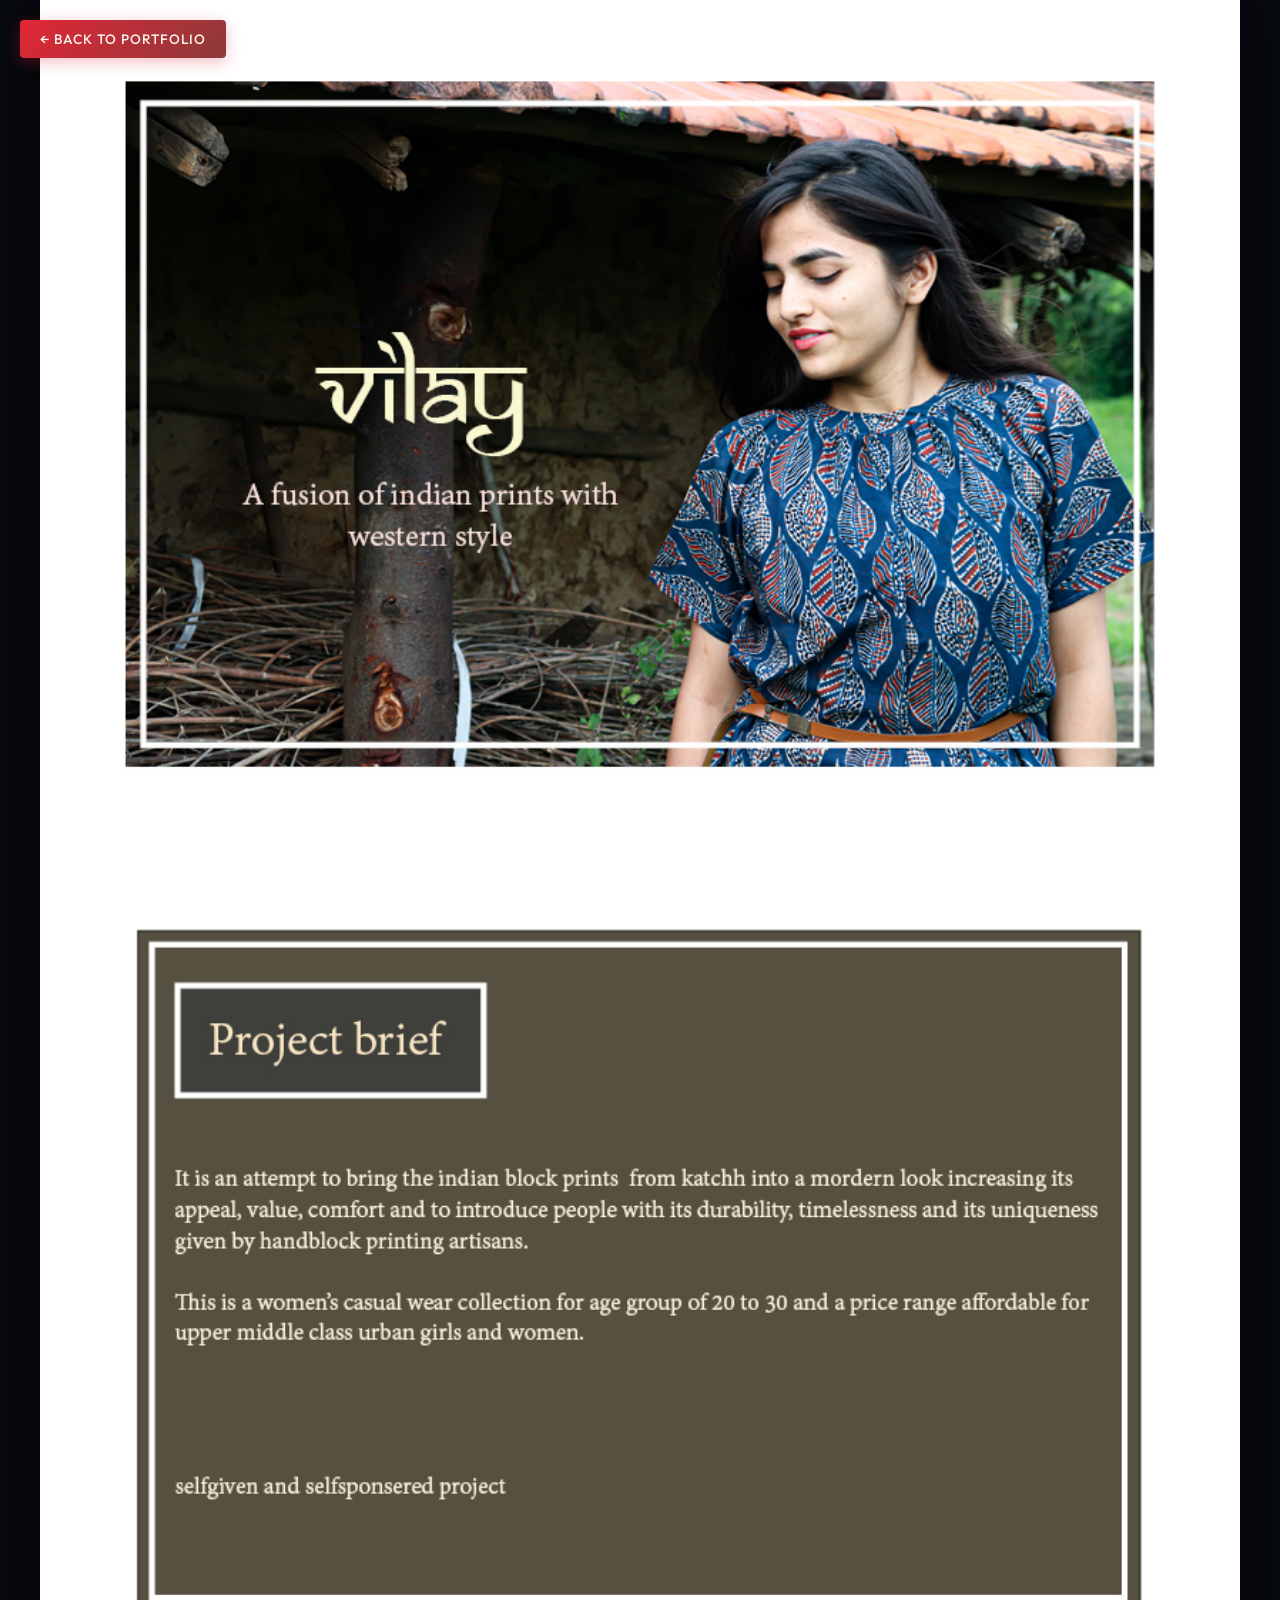
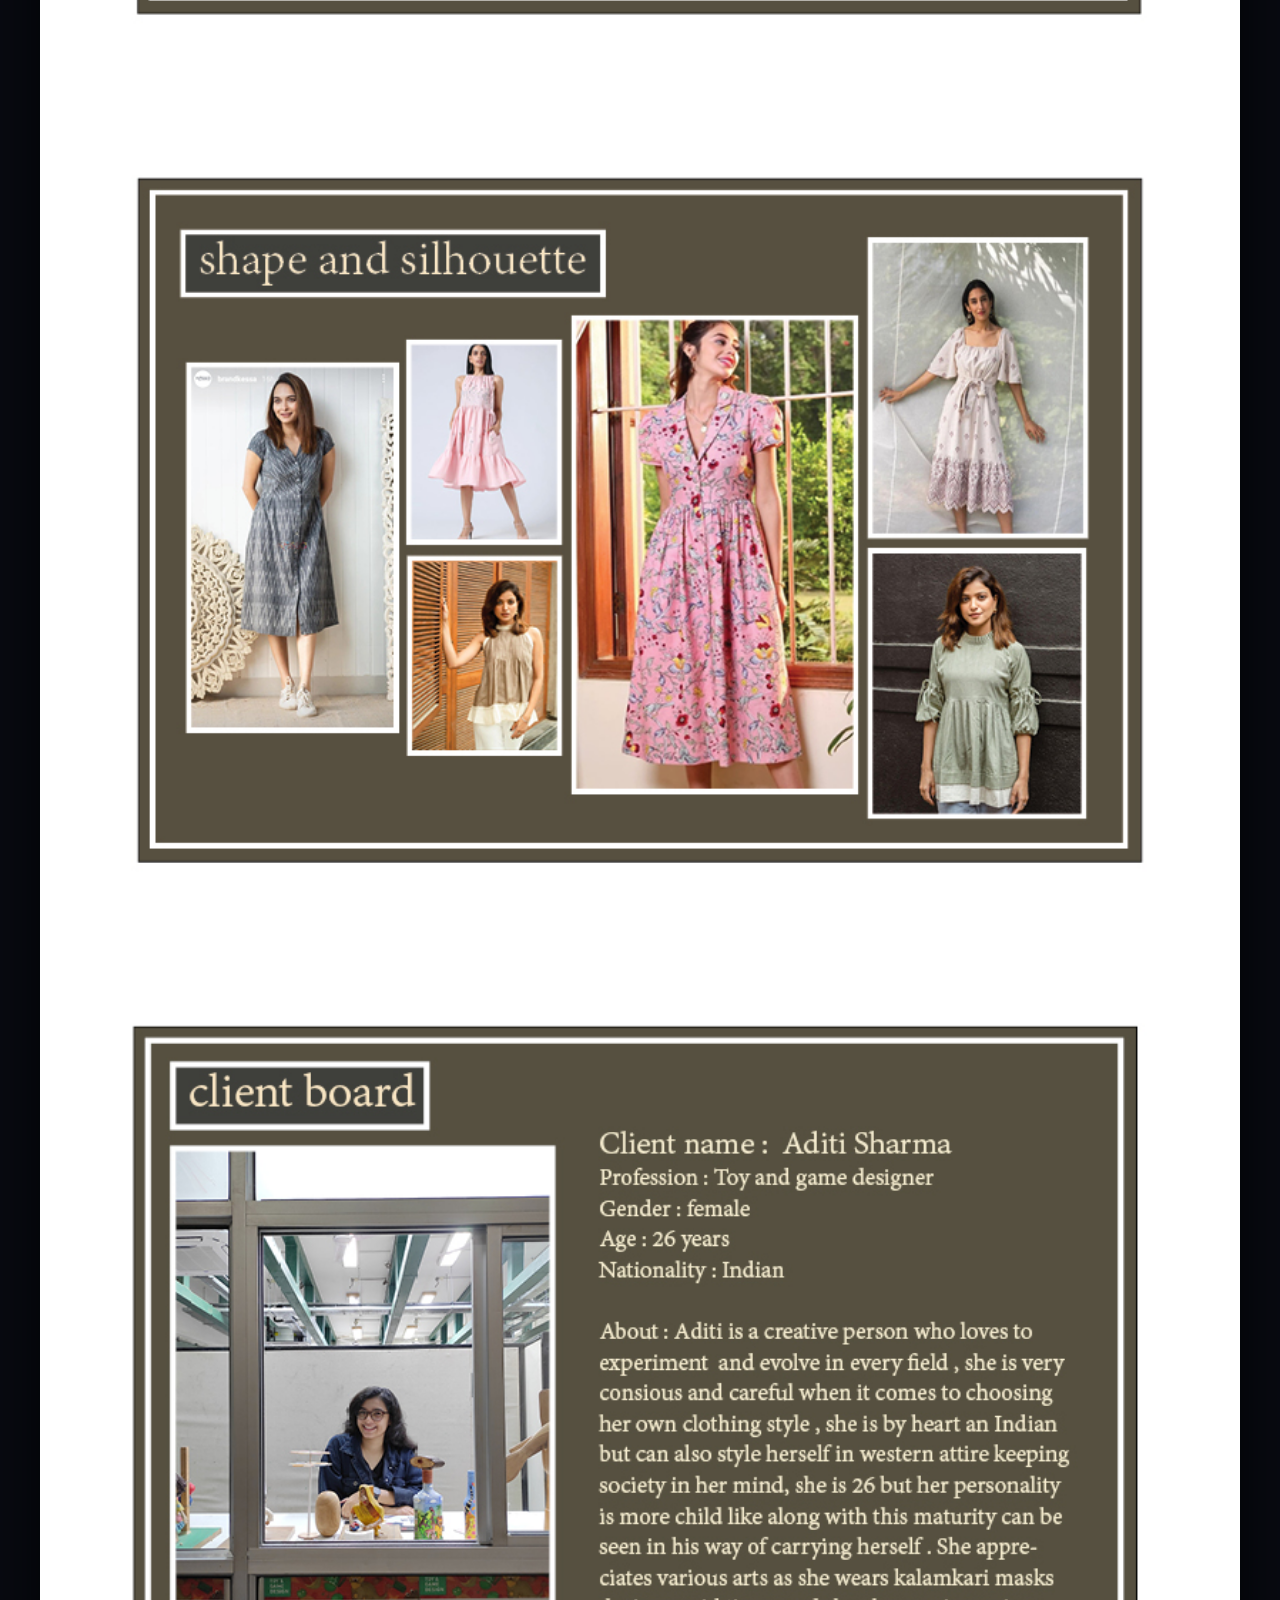
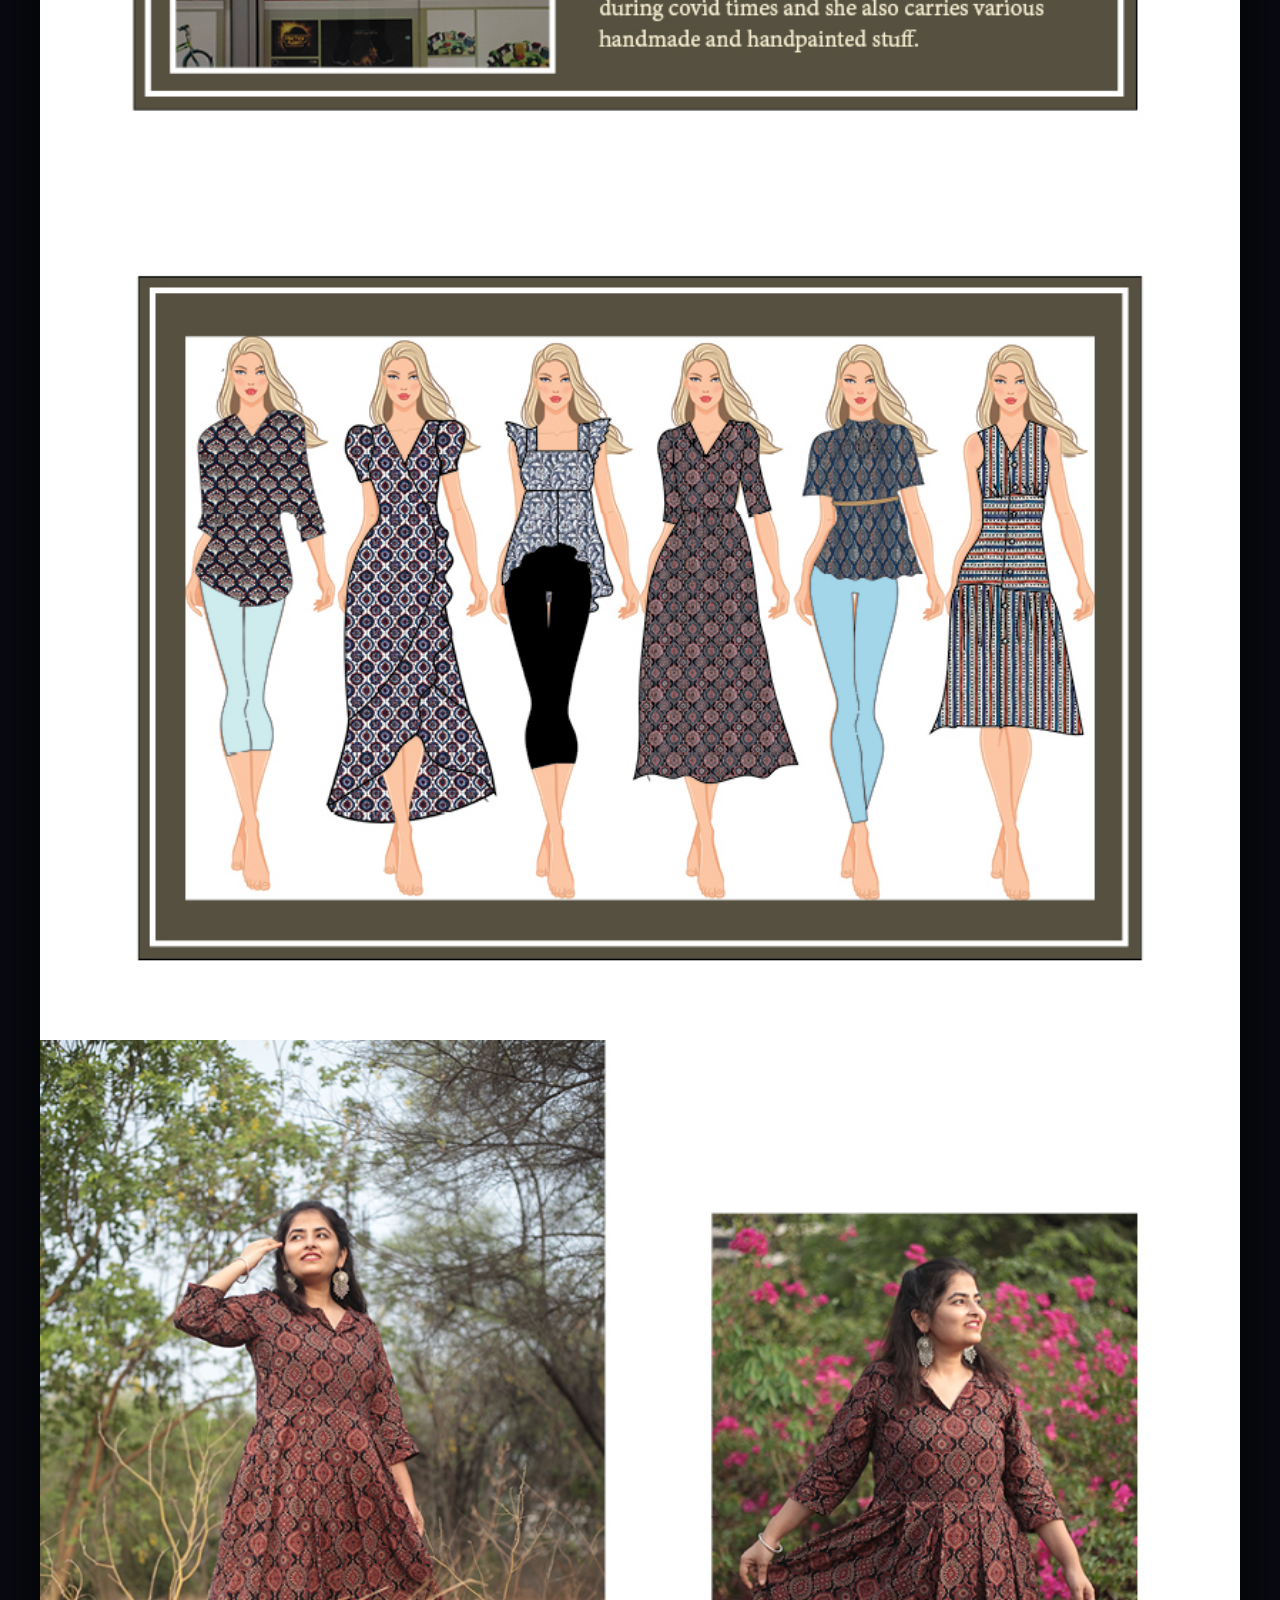
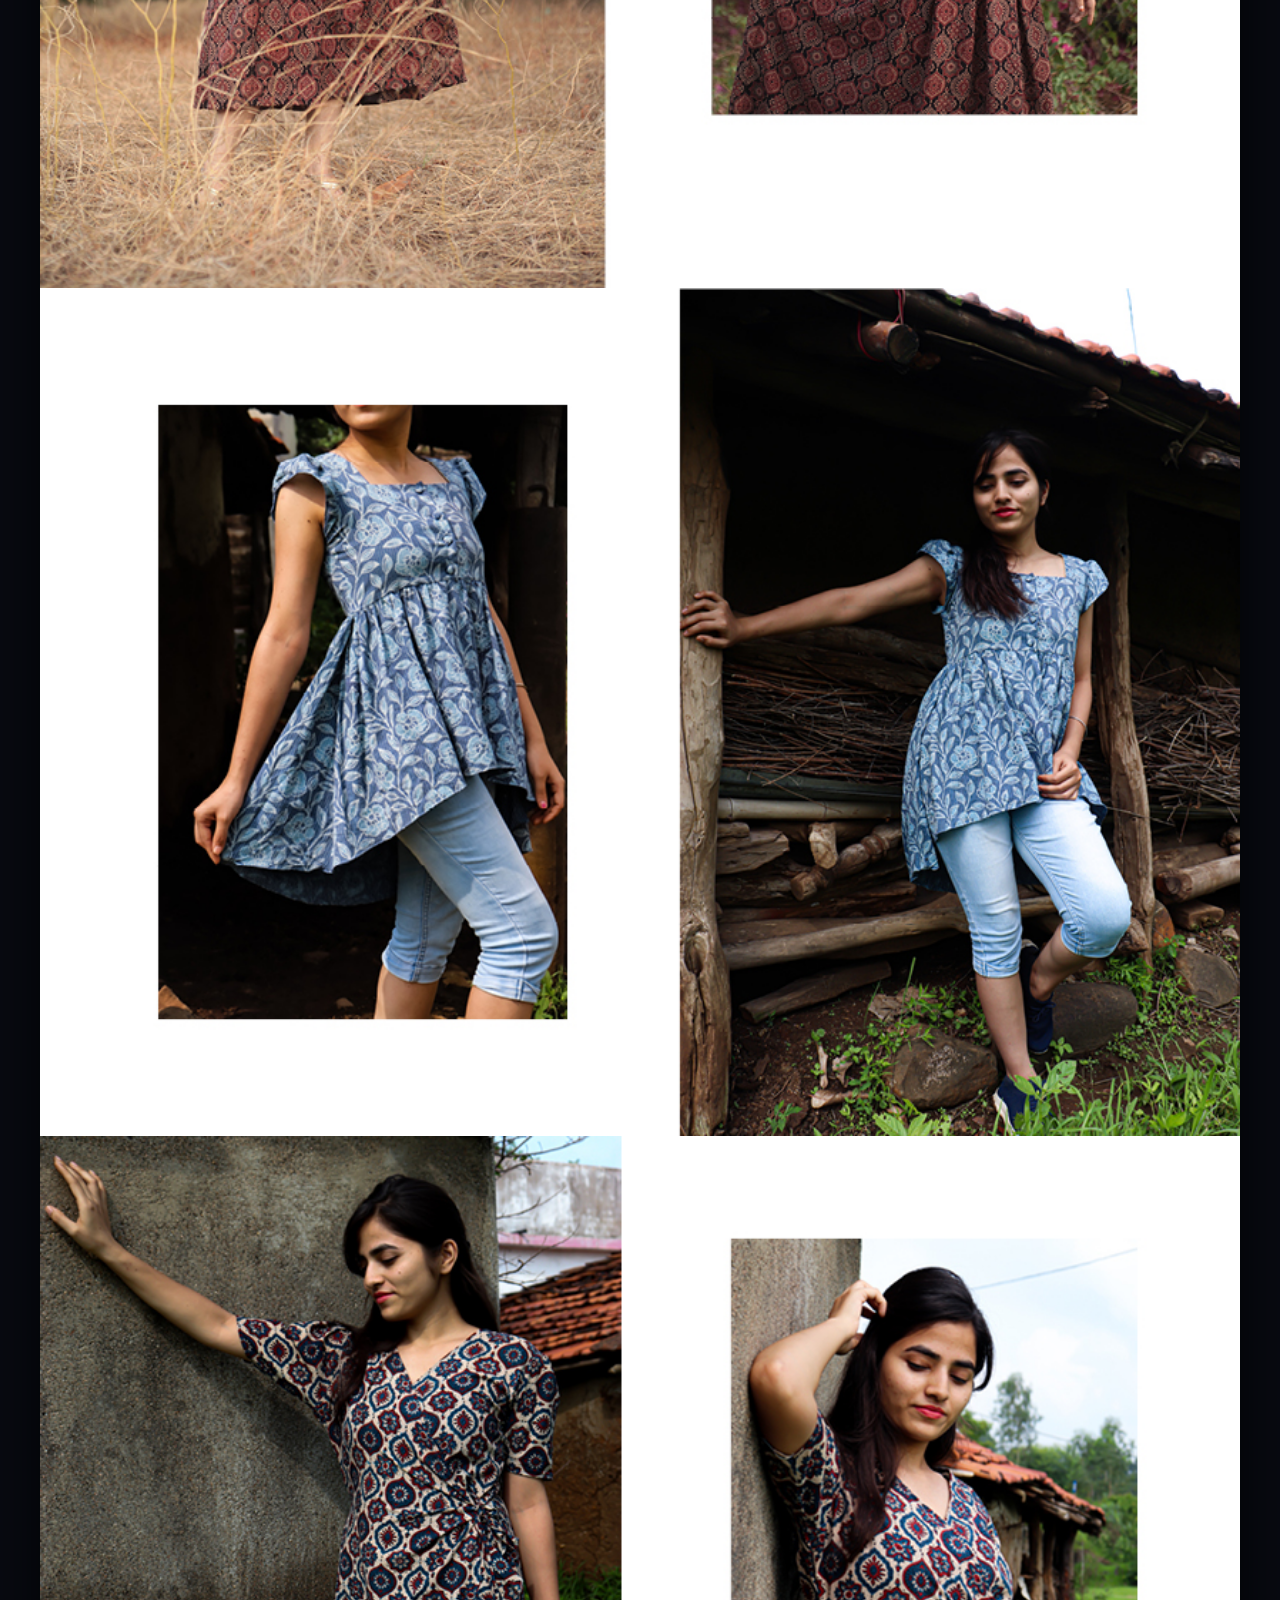
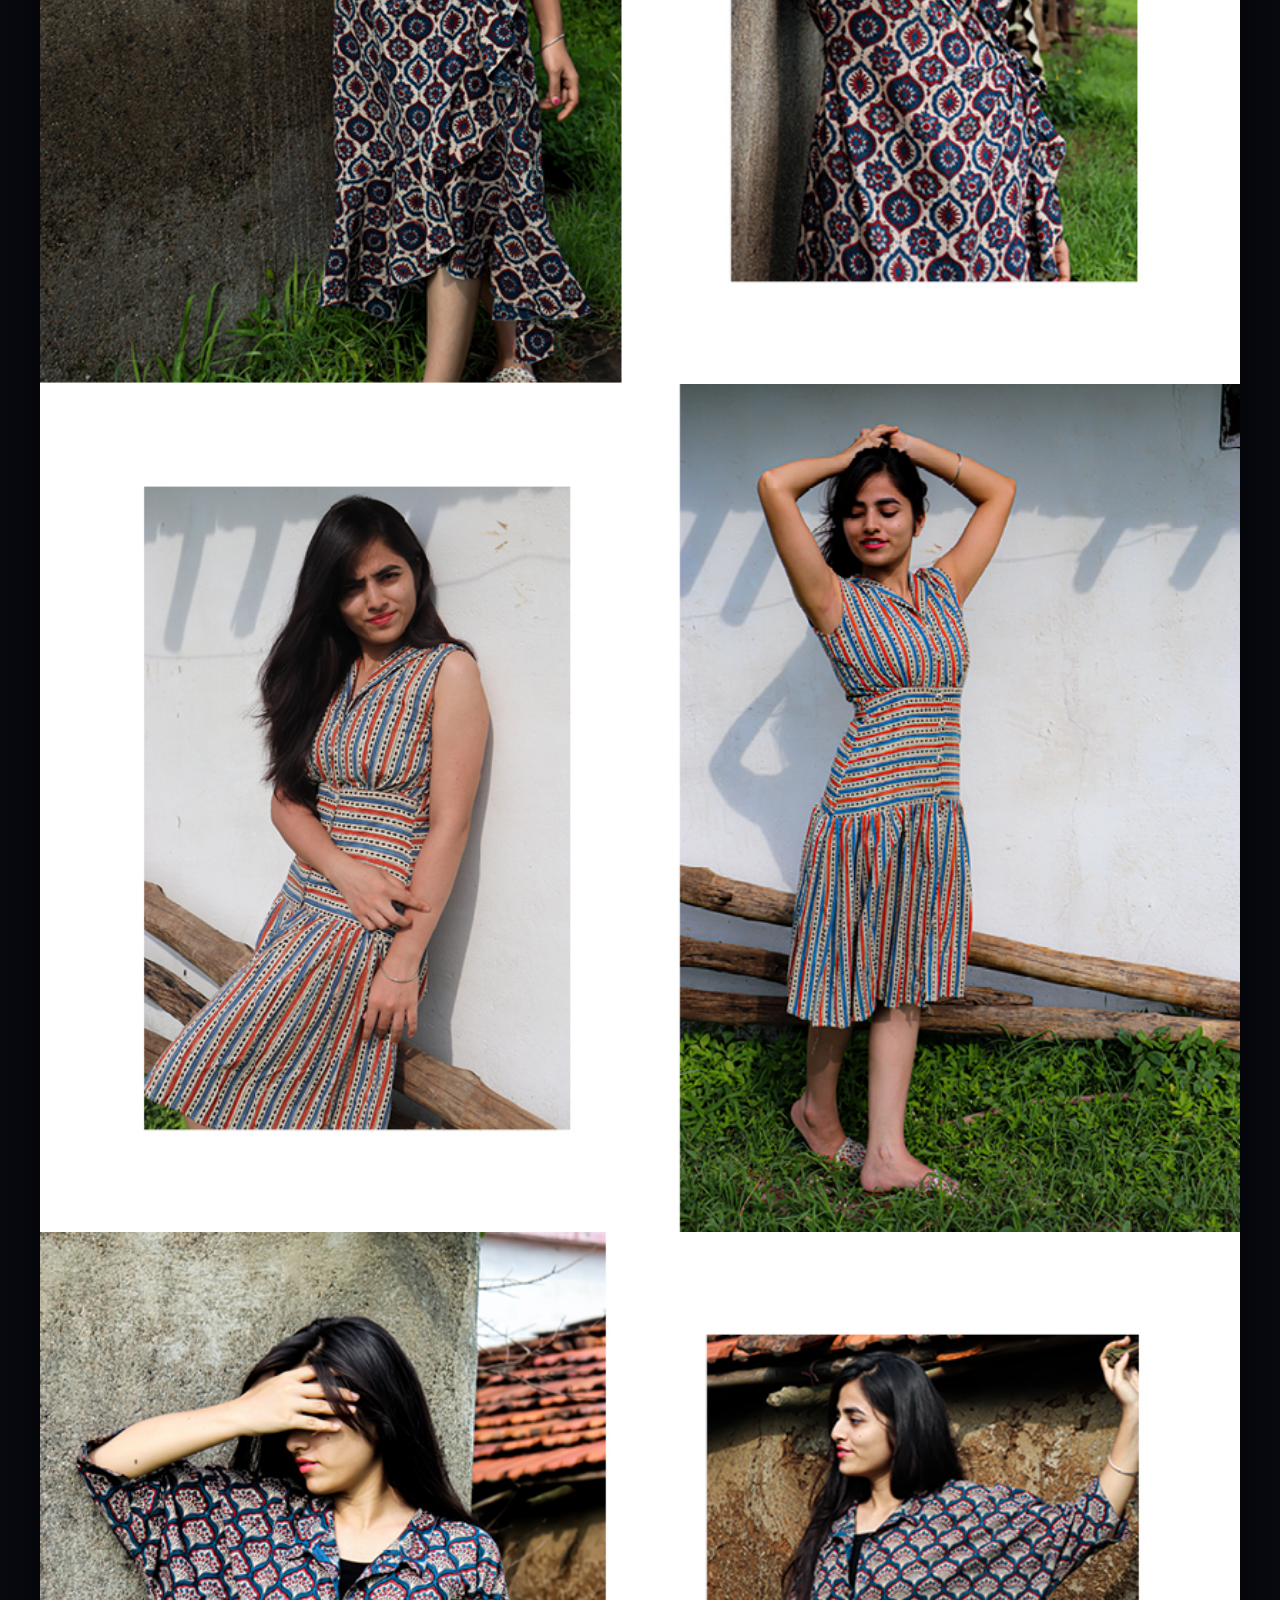
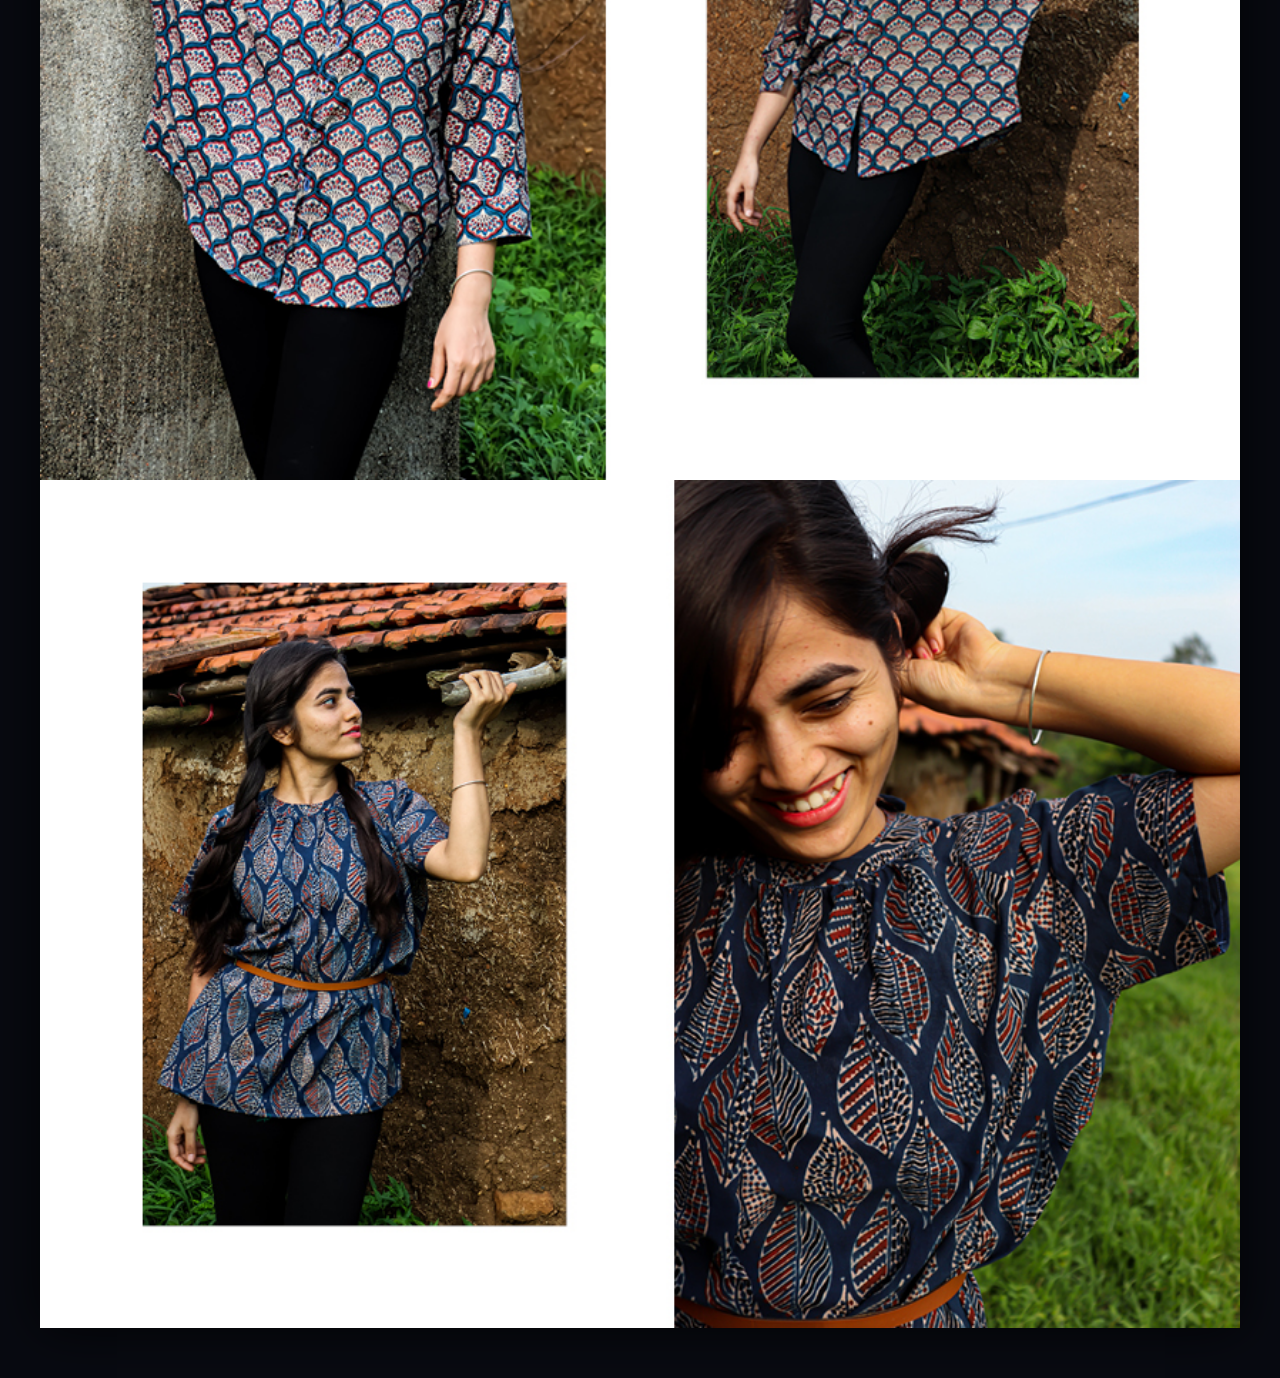
<file: vilay.html>
<!DOCTYPE html>
<html lang="en">
<head>
    <meta charset="UTF-8">
    <meta name="viewport" content="width=device-width, initial-scale=1.0">
    <title>Vilay - Shubhangi Tawar</title>
    <link href="https://fonts.googleapis.com/css2?family=Outfit:wght@300;400;500&display=swap" rel="stylesheet">
    <style>
        body {
            margin: 0;
            padding: 0;
            background-color: #080A11;
            display: flex;
            flex-direction: column;
            align-items: center;
        }
        .pdf-container {
            width: 100%;
            max-width: 1200px;
            display: flex;
            flex-direction: column;
            box-shadow: 0 0 50px rgba(0,0,0,0.8);
            background-color: #0A0D18;
            margin-bottom: 50px;
        }
        .pdf-page {
            width: 100%;
            height: auto;
            display: block;
        }
        .back-btn {
            position: fixed;
            top: 20px;
            left: 20px;
            background: linear-gradient(135deg, #E32636 0%, #8B3A3A 100%);
            color: #F9F6ED;
            padding: 10px 20px;
            text-decoration: none;
            font-family: 'Outfit', sans-serif;
            border-radius: 4px;
            z-index: 1000;
            transition: transform 0.3s, box-shadow 0.3s;
            text-transform: uppercase;
            font-size: 0.85rem;
            letter-spacing: 1px;
            font-weight: 500;
            box-shadow: 0 4px 15px rgba(227, 38, 54, 0.3);
        }
        .back-btn:hover {
            transform: translateY(-2px);
            box-shadow: 0 6px 20px rgba(227, 38, 54, 0.5);
        }
    </style>
</head>
<body>
    <a href="index.html#collections" class="back-btn">← Back to Portfolio</a>
    <div class="pdf-container">
        <!-- Organized in chronological project order -->
        <img src="ajarakh project.jpg" class="pdf-page" alt="Vilay Project Page 1">
        <img src="ajarakh project2.jpg" class="pdf-page" alt="Vilay Project Page 2">
        <img src="ajarakh project3.jpg" class="pdf-page" alt="Vilay Project Page 3">
        <img src="ajarakh project4.jpg" class="pdf-page" alt="Vilay Project Page 4">
        <img src="ajarakh project5.jpg" class="pdf-page" alt="Vilay Project Page 5">
        <img src="ajarakh project6.jpg" class="pdf-page" alt="Vilay Project Page 6">
        <img src="ajarakh project7.jpg" class="pdf-page" alt="Vilay Project Page 7">
        <img src="ajarakh project8.jpg" class="pdf-page" alt="Vilay Project Page 8">
        <img src="ajarakh project9.jpg" class="pdf-page" alt="Vilay Project Page 9">
        <img src="ajarakh project10.jpg" class="pdf-page" alt="Vilay Project Page 10">
        <img src="ajarakh project11.jpg" class="pdf-page" alt="Vilay Project Page 11">
    </div>
</body>
</html>
</file>
